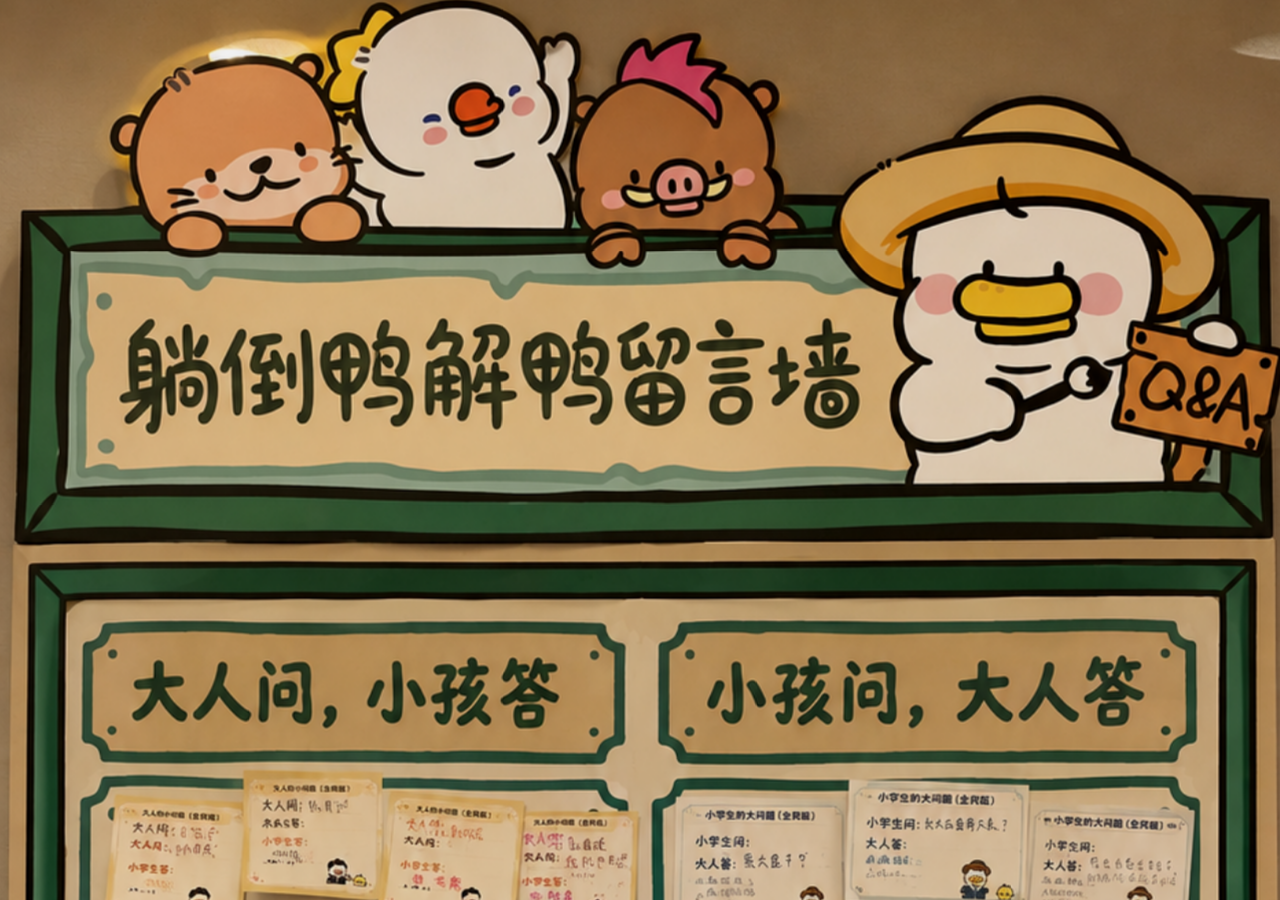
<file: prototype/index.html>
<!doctype html>
<html lang="zh-CN">
  <head>
    <meta charset="UTF-8" />
    <meta name="viewport" content="width=device-width, initial-scale=1, viewport-fit=cover" />
    <meta
      http-equiv="Content-Security-Policy"
      content="default-src 'self'; img-src 'self' data: blob: https://*.supabase.co; style-src 'self'; script-src 'self'; connect-src 'self' https://*.supabase.co; object-src 'none'; base-uri 'self'; form-action 'self'"
    />
    <meta
      name="description"
      content="大朋友和小朋友持续互相提问、回答和自由阅读的线上便利贴留言墙。"
    />
    <meta property="og:type" content="website" />
    <meta property="og:locale" content="zh_CN" />
    <meta property="og:site_name" content="解鸭留言墙" />
    <meta property="og:title" content="【躺倒鸭】解鸭留言墙" />
    <meta property="og:description" content="大朋友和小朋友持续互相提问、回答和自由阅读的线上便利贴留言墙。" />
    <meta property="og:url" content="https://gdz7274.github.io/intergenerational-question-wall/" />
    <meta property="og:image" content="https://gdz7274.github.io/intergenerational-question-wall/assets/hero-overlay.png" />
    <meta property="og:image:width" content="1846" />
    <meta property="og:image:height" content="852" />
    <meta name="twitter:card" content="summary_large_image" />
    <meta name="twitter:title" content="【躺倒鸭】解鸭留言墙" />
    <meta name="twitter:description" content="大朋友和小朋友持续互相提问、回答和自由阅读的线上便利贴留言墙。" />
    <meta name="twitter:image" content="https://gdz7274.github.io/intergenerational-question-wall/assets/hero-overlay.png" />
    <link rel="canonical" href="https://gdz7274.github.io/intergenerational-question-wall/" />
    <title>【躺倒鸭】解鸭留言墙</title>
    <link rel="preload" href="assets/wall-scene.png" as="image" fetchpriority="high" />
    <link rel="preload" href="assets/hero-overlay.png" as="image" />
    <link rel="stylesheet" href="styles.css?v=25" />
    <script defer src="vendor/lucide.min.js?v=1.8.0"></script>
    <script defer src="config.js?v=4"></script>
    <script defer src="backend.js?v=6"></script>
    <script defer src="app.js?v=27"></script>
  </head>
  <body class="is-booting">
    <a class="skip-link" href="#main-content">跳到主要内容</a>
    <div class="site-background" aria-hidden="true"></div>
    <div class="site-frost" aria-hidden="true"></div>
    <div id="app"></div>

    <dialog id="note-dialog" class="note-dialog" aria-labelledby="note-dialog-title">
      <div id="note-dialog-content"></div>
    </dialog>

    <dialog id="participation-dialog" class="action-sheet-dialog" aria-labelledby="participation-dialog-title">
      <div id="participation-dialog-content"></div>
    </dialog>

    <dialog id="share-dialog" class="action-sheet-dialog" aria-labelledby="share-dialog-title">
      <div id="share-dialog-content"></div>
    </dialog>

    <div id="toast" class="toast" role="status" aria-live="polite"></div>
  </body>
</html>
</file>
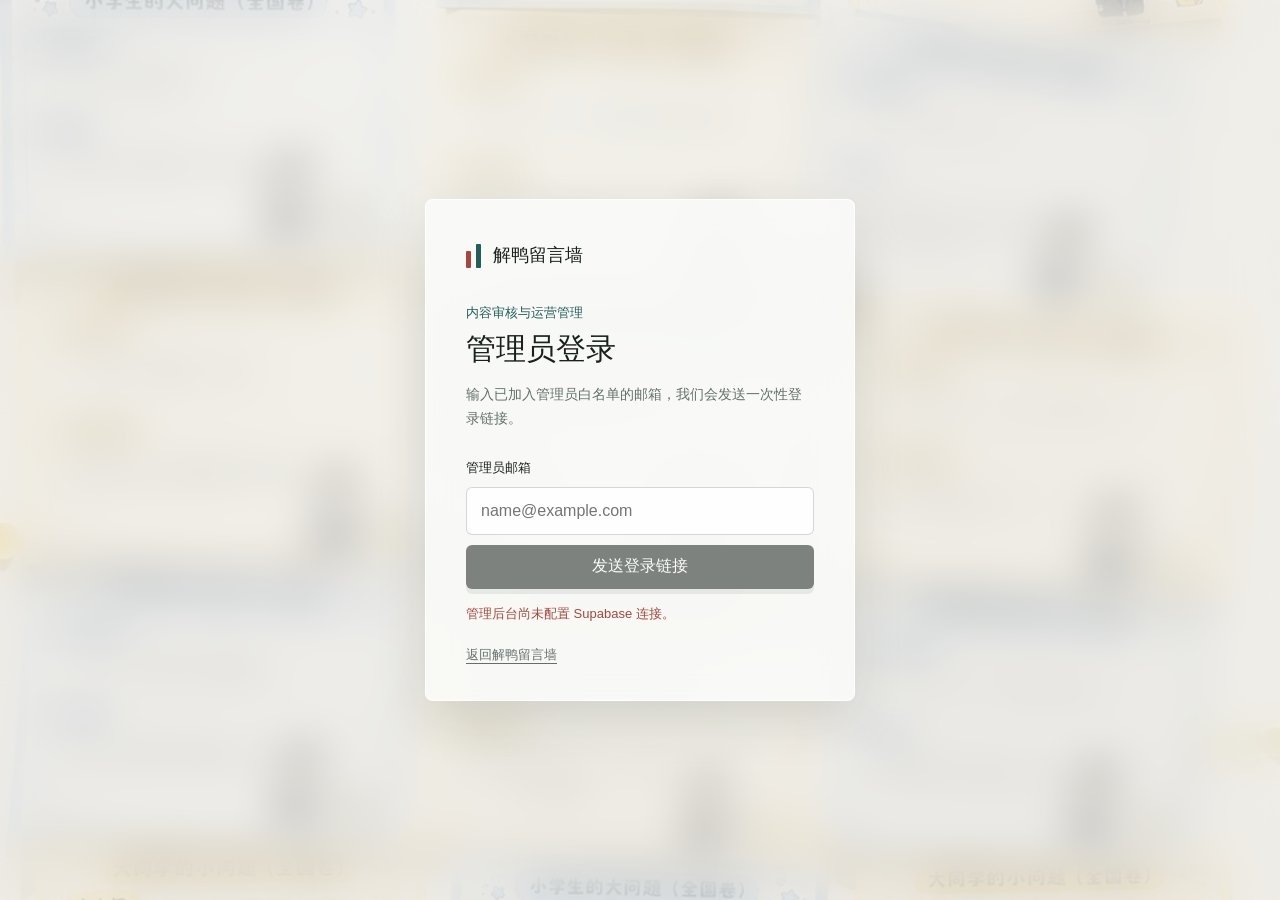
<file: prototype/admin.html>
<!doctype html>
<html lang="zh-CN">
  <head>
    <meta charset="UTF-8" />
    <meta name="viewport" content="width=device-width, initial-scale=1, viewport-fit=cover" />
    <meta name="robots" content="noindex, nofollow" />
    <meta
      http-equiv="Content-Security-Policy"
      content="default-src 'self'; img-src 'self' data: blob: https://*.supabase.co; style-src 'self'; script-src 'self'; connect-src 'self' https://*.supabase.co; object-src 'none'; base-uri 'self'; form-action 'self'"
    />
    <meta name="description" content="解鸭留言墙内容采集、审核与运营管理后台。" />
    <title>内容审核 · 【躺倒鸭】解鸭留言墙</title>
    <link rel="preload" href="assets/note-wall-background.jpg" as="image" />
    <link rel="stylesheet" href="admin.css?v=6" />
    <script defer src="config.js?v=4"></script>
    <script defer src="admin.js?v=8"></script>
  </head>
  <body>
    <a class="skip-link" href="#admin-main">跳到主要内容</a>
    <div class="admin-background" aria-hidden="true"></div>
    <div class="admin-frost" aria-hidden="true"></div>

    <main id="admin-main" class="admin-main">
      <section id="login-view" class="login-view" aria-labelledby="login-title">
        <div class="brand-mark" aria-label="解鸭留言墙">
          <span class="brand-bars" aria-hidden="true"><i></i><i></i></span>
          <strong>解鸭留言墙</strong>
        </div>
        <p class="login-kicker">内容审核与运营管理</p>
        <h1 id="login-title">管理员登录</h1>
        <p class="login-copy">输入已加入管理员白名单的邮箱，我们会发送一次性登录链接。</p>

        <form id="login-form" class="login-form">
          <label for="admin-email">管理员邮箱</label>
          <input
            id="admin-email"
            name="email"
            type="email"
            inputmode="email"
            autocomplete="email"
            placeholder="name@example.com"
            required
          />
          <button class="button button-primary" type="submit">发送登录链接</button>
        </form>
        <p id="login-status" class="form-status" role="status" aria-live="polite"></p>
        <a class="back-link" href="index.html">返回解鸭留言墙</a>
      </section>

      <section id="dashboard-view" class="dashboard-view" hidden>
        <header class="admin-header">
          <div class="admin-header-brand">
            <div class="brand-mark" aria-label="解鸭留言墙">
              <span class="brand-bars" aria-hidden="true"><i></i><i></i></span>
              <strong>解鸭留言墙</strong>
            </div>
            <span class="environment-badge">审核后台</span>
          </div>
          <div class="admin-header-actions">
            <span id="runtime-indicator" class="runtime-indicator" data-state="unknown">状态读取中</span>
            <span id="admin-identity" class="admin-identity"></span>
            <span id="admin-role" class="admin-role"></span>
            <button id="refresh-button" class="icon-command" type="button" title="刷新审核数据" aria-label="刷新审核数据">刷新</button>
            <button id="logout-button" class="icon-command" type="button">退出</button>
          </div>
        </header>

        <div class="dashboard-shell">
          <section class="summary-band" aria-label="审核概览">
            <div class="summary-heading">
              <p>今日工作台</p>
              <h1>内容审核</h1>
            </div>
            <dl class="summary-grid">
              <div>
                <dt>待审问题</dt>
                <dd id="summary-questions">0</dd>
              </div>
              <div>
                <dt>待审回答</dt>
                <dd id="summary-answers">0</dd>
              </div>
              <div>
                <dt>未处理举报</dt>
                <dd id="summary-reports">0</dd>
              </div>
              <div>
                <dt>公开便签</dt>
                <dd id="summary-published">0</dd>
              </div>
              <div>
                <dt>待审照片</dt>
                <dd id="summary-photo-notes">0</dd>
              </div>
            </dl>
          </section>

          <section id="runtime-banner" class="runtime-banner" data-state="unknown" aria-live="polite">
            <span class="runtime-dot" aria-hidden="true"></span>
            <div class="runtime-banner-copy">
              <strong id="runtime-banner-title">正在读取站点状态</strong>
              <span id="runtime-banner-message">请稍候。</span>
            </div>
            <button id="runtime-open-button" class="runtime-manage-button" type="button" hidden>管理开关</button>
          </section>

          <nav class="queue-tabs" aria-label="管理视图">
            <button class="queue-tab" type="button" data-view="questions" aria-current="page">
              待审问题 <span id="tab-count-questions">0</span>
            </button>
            <button class="queue-tab" type="button" data-view="answers">
              待审回答 <span id="tab-count-answers">0</span>
            </button>
            <button class="queue-tab" type="button" data-view="reports">
              举报 <span id="tab-count-reports">0</span>
            </button>
            <button class="queue-tab" type="button" data-view="content">内容管理</button>
            <button class="queue-tab" type="button" data-view="photo_capture">照片采集</button>
            <button class="queue-tab" type="button" data-view="photo_notes">
              照片审核 <span id="tab-count-photo-notes">0</span>
            </button>
            <button class="queue-tab" type="button" data-view="history">操作记录</button>
            <button id="runtime-tab" class="queue-tab" type="button" data-view="runtime" hidden>运营开关</button>
          </nav>

          <section class="workspace" aria-labelledby="workspace-title">
            <div class="workspace-toolbar">
              <div>
                <p id="workspace-eyebrow" class="workspace-eyebrow">审核队列</p>
                <h2 id="workspace-title">待审问题</h2>
              </div>
              <div id="workspace-controls" class="workspace-controls">
                <label class="search-field" for="content-search">
                  <span>搜索</span>
                  <input id="content-search" type="search" placeholder="搜索问题或回答" />
                </label>
                <label id="content-type-field" class="select-field" for="content-type" hidden>
                  <span>类型</span>
                  <select id="content-type">
                    <option value="questions">问题</option>
                    <option value="answers">回答</option>
                  </select>
                </label>
                <label id="content-status-field" class="select-field" for="content-status" hidden>
                  <span>状态</span>
                  <select id="content-status"></select>
                </label>
                <label id="photo-status-field" class="select-field" for="photo-status" hidden>
                  <span>照片状态</span>
                  <select id="photo-status">
                    <option value="pending">待审核</option>
                    <option value="draft">未提交草稿</option>
                    <option value="published">已发布</option>
                    <option value="rejected">已驳回</option>
                    <option value="hidden">已隐藏</option>
                    <option value="">全部状态</option>
                  </select>
                </label>
              </div>
            </div>

            <section id="photo-capture-panel" class="photo-capture-panel" aria-labelledby="photo-capture-title" hidden>
              <div class="photo-capture-heading">
                <div>
                  <p class="workspace-eyebrow">工作人员采集</p>
                  <h3 id="photo-capture-title">录入实体便签</h3>
                </div>
                <p>照片仅进入私有待审区，审核通过后才会出现在公开留言墙。</p>
              </div>

              <div class="photo-collector-layout">
                <div class="photo-capture-card">
                  <div id="photo-capture-stage" class="photo-capture-stage" data-state="empty">
                    <div id="photo-empty-state" class="photo-empty-state">
                      <span class="photo-empty-icon" aria-hidden="true"></span>
                      <strong>拍下完整的实体便签</strong>
                      <small>尽量保持正对、光线均匀，并避开人脸和个人信息。</small>
                    </div>
                    <img id="photo-preview" alt="待上传的实体便签预览" hidden />
                    <div id="photo-processing" class="photo-processing" role="status" hidden>
                      <span aria-hidden="true"></span>
                      正在处理照片…
                    </div>
                  </div>

                  <div class="photo-source-actions" aria-label="选择照片来源">
                    <input id="photo-camera-input" class="visually-hidden" type="file" accept="image/*" capture="environment" />
                    <input id="photo-gallery-input" class="visually-hidden" type="file" accept="image/*" />
                    <button id="photo-camera-button" class="button button-primary" type="button">打开相机</button>
                    <button id="photo-gallery-button" class="button button-secondary" type="button">从相册选择</button>
                  </div>

                  <div id="photo-edit-actions" class="photo-edit-actions" hidden>
                    <button type="button" data-photo-edit="rotate-left" aria-label="向左旋转照片">向左转</button>
                    <button type="button" data-photo-edit="rotate-right" aria-label="向右旋转照片">向右转</button>
                    <button type="button" data-photo-edit="retake">重拍 / 重选</button>
                  </div>
                  <p id="photo-file-meta" class="photo-file-meta" aria-live="polite"></p>
                </div>

                <form id="photo-metadata-form" class="photo-metadata-form" novalidate>
                  <div class="photo-form-intro">
                    <strong>补充便签文字</strong>
                    <span>转写用于搜索、朗读与无障碍访问，不会覆盖照片原貌。</span>
                  </div>

                  <label class="photo-field" for="photo-direction">
                    <span>问答方向</span>
                    <select id="photo-direction" name="direction" required>
                      <option value="adult_to_child">大朋友问 · 小朋友答</option>
                      <option value="child_to_adult">小朋友问 · 大朋友答</option>
                    </select>
                  </label>

                  <label class="photo-field" for="photo-question-text">
                    <span>问题转写</span>
                    <textarea id="photo-question-text" name="questionText" rows="3" maxlength="160" placeholder="照着照片录入问题文字" required></textarea>
                    <small><span id="photo-question-count">0</span> / 160</small>
                  </label>

                  <label class="photo-field" for="photo-answer-text">
                    <span>回答转写</span>
                    <textarea id="photo-answer-text" name="answerText" rows="4" maxlength="320" placeholder="照着照片录入回答文字" required></textarea>
                    <small><span id="photo-answer-count">0</span> / 320</small>
                  </label>

                  <label class="photo-field" for="photo-alt-text">
                    <span>图片描述（无障碍）</span>
                    <textarea id="photo-alt-text" name="altText" rows="3" minlength="5" maxlength="300" placeholder="例如：一张黄色手写便签，问题写在上方，回答写在下方" required></textarea>
                    <small><span id="photo-alt-count">0</span> / 300</small>
                  </label>

                  <label class="photo-field" for="photo-internal-note">
                    <span>内部备注（选填）</span>
                    <textarea id="photo-internal-note" name="internalNote" rows="2" maxlength="300" placeholder="记录活动批次、拍摄位置或需复核之处"></textarea>
                    <small><span id="photo-note-count">0</span> / 300</small>
                  </label>

                  <label class="photo-consent" for="photo-safety-check">
                    <input id="photo-safety-check" name="safetyCheck" type="checkbox" required />
                    <span>已确认照片中没有人脸、手机号、住址等不应公开的个人信息。</span>
                  </label>

                  <div class="photo-submit-bar">
                    <p id="photo-capture-status" role="status" aria-live="polite"></p>
                    <button id="photo-submit-button" class="button button-primary" type="submit">确认并提交待审</button>
                  </div>
                </form>
              </div>
            </section>

            <section id="runtime-panel" class="runtime-panel" aria-labelledby="runtime-panel-title" hidden>
              <div class="runtime-panel-heading">
                <div>
                  <p class="workspace-eyebrow">仅所有者可修改</p>
                  <h3 id="runtime-panel-title">站点运行控制</h3>
                </div>
                <p id="runtime-updated-at" class="runtime-updated-at"></p>
              </div>

              <form id="runtime-form" class="runtime-form">
                <div class="runtime-control-list">
                  <label class="runtime-control" for="runtime-submissions-paused">
                    <span>
                      <strong>暂停投稿</strong>
                      <small>停止新问题和回答，浏览与举报保持可用。</small>
                    </span>
                    <input id="runtime-submissions-paused" name="submissionsPaused" type="checkbox" />
                  </label>
                  <label class="runtime-control" for="runtime-read-only">
                    <span>
                      <strong>全站只读</strong>
                      <small>保留公开浏览，暂停投稿和其他访客写入。</small>
                    </span>
                    <input id="runtime-read-only" name="readOnly" type="checkbox" />
                  </label>
                  <label class="runtime-control runtime-control-danger" for="runtime-emergency-lockdown">
                    <span>
                      <strong>维护 / 应急隐藏</strong>
                      <small>立即隐藏公开内容并停止参与，仅用于安全事件或紧急维护。</small>
                    </span>
                    <input id="runtime-emergency-lockdown" name="emergencyLockdown" type="checkbox" />
                  </label>
                </div>

                <label class="runtime-message-field" for="runtime-public-message">
                  <span>前台提示</span>
                  <textarea id="runtime-public-message" name="publicMessage" maxlength="160" rows="3" placeholder="例如：系统维护中，请稍后再来"></textarea>
                  <small><span id="runtime-message-count">0</span> / 160</small>
                </label>

                <div class="runtime-form-actions">
                  <p id="runtime-form-status" class="runtime-form-status" role="status" aria-live="polite"></p>
                  <button id="runtime-save-button" class="button button-primary" type="submit">保存运行设置</button>
                </div>
              </form>
            </section>

            <div id="workspace-loading" class="workspace-state" role="status">正在读取审核数据…</div>
            <div id="workspace-empty" class="workspace-state" hidden>
              <strong>当前队列已处理完</strong>
              <span>新的投稿或举报会自动出现在这里。</span>
            </div>
            <div id="workspace-error" class="workspace-state workspace-error" role="alert" hidden></div>
            <div id="content-list" class="review-list" aria-live="polite"></div>
            <button id="load-more-button" class="load-more-button" type="button" hidden>加载更多</button>
          </section>
        </div>
      </section>
    </main>

    <dialog id="reason-dialog" class="reason-dialog" aria-labelledby="reason-title">
      <form id="reason-form" method="dialog" novalidate>
        <div class="dialog-heading">
          <p id="reason-eyebrow">审核操作</p>
          <h2 id="reason-title">填写处理说明</h2>
        </div>
        <label id="reason-label" for="reason-input">处理说明</label>
        <textarea id="reason-input" name="reason" maxlength="500" rows="4" aria-describedby="reason-hint reason-error"></textarea>
        <div class="reason-assist">
          <p id="reason-hint">说明会写入操作日志。</p>
          <span><span id="reason-count">0</span> / 500</span>
        </div>
        <p id="reason-error" class="dialog-error" role="alert"></p>
        <div class="dialog-actions">
          <button class="button button-secondary" type="button" data-dialog-cancel>取消</button>
          <button id="reason-confirm" class="button button-primary" type="submit">确认处理</button>
        </div>
      </form>
    </dialog>

    <dialog id="photo-edit-dialog" class="reason-dialog photo-edit-dialog" aria-labelledby="photo-edit-title">
      <form id="photo-edit-form" novalidate>
        <div class="dialog-heading">
          <p>照片便签</p>
          <h2 id="photo-edit-title">核对转写信息</h2>
        </div>
        <label class="photo-field" for="photo-edit-direction">
          <span>问答方向</span>
          <select id="photo-edit-direction" name="direction" required>
            <option value="" disabled>请选择问答方向</option>
            <option value="adult_to_child">大朋友问 · 小朋友答</option>
            <option value="child_to_adult">小朋友问 · 大朋友答</option>
          </select>
        </label>
        <label class="photo-field" for="photo-edit-question">
          <span>问题转写</span>
          <textarea id="photo-edit-question" name="questionText" rows="3" maxlength="160" required></textarea>
        </label>
        <label class="photo-field" for="photo-edit-answer">
          <span>回答转写</span>
          <textarea id="photo-edit-answer" name="answerText" rows="4" maxlength="320" required></textarea>
        </label>
        <label class="photo-field" for="photo-edit-alt">
          <span>图片描述（无障碍）</span>
          <textarea id="photo-edit-alt" name="altText" rows="3" minlength="5" maxlength="300" required></textarea>
        </label>
        <label class="photo-field" for="photo-edit-note">
          <span>内部备注（选填）</span>
          <textarea id="photo-edit-note" name="internalNote" rows="2" maxlength="300"></textarea>
        </label>
        <p id="photo-edit-error" class="dialog-error" role="alert"></p>
        <div class="dialog-actions">
          <button class="button button-secondary" type="button" data-photo-edit-cancel>取消</button>
          <button id="photo-edit-save" class="button button-primary" type="submit">保存信息</button>
        </div>
      </form>
    </dialog>

    <dialog id="emergency-dialog" class="reason-dialog emergency-dialog" aria-labelledby="emergency-title">
      <form id="emergency-form">
        <div class="dialog-heading">
          <p>高风险操作</p>
          <h2 id="emergency-title">确认应急隐藏全站内容</h2>
        </div>
        <p class="emergency-copy">启用后，公开便签和问题池会立即对访客隐藏，所有参与入口同时关闭。管理员后台仍可使用。</p>
        <label class="emergency-ack" for="emergency-ack">
          <input id="emergency-ack" type="checkbox" required />
          <span>我已确认影响范围，并准备好恢复方案。</span>
        </label>
        <div class="dialog-actions">
          <button class="button button-secondary" type="button" data-emergency-cancel>取消</button>
          <button id="emergency-confirm" class="button button-danger" type="submit">确认应急隐藏</button>
        </div>
      </form>
    </dialog>

    <div id="admin-toast" class="admin-toast" role="status" aria-live="polite"></div>
  </body>
</html>
</file>
<file: prototype/styles.css>
:root {
  color-scheme: light;
  --page-bg: #f1f3f0;
  --surface: #ffffff;
  --surface-soft: #e8ece8;
  --ink: #202622;
  --ink-soft: #5f6962;
  --line: #cbd1cb;
  --line-strong: #8c968e;
  --adult: #bc4f3a;
  --adult-soft: #f8ded7;
  --child: #18766c;
  --child-soft: #d9eee9;
  --focus: #245fc7;
  --yellow-note: #fff0b8;
  --pink-note: #f8dfe4;
  --mint-note: #ddefdf;
  --blue-note: #dce9f4;
  --white-note: #fffdf7;
  --coral: #de6a50;
  --green: #287c55;
  --shadow: 0 8px 20px rgba(37, 47, 40, 0.1);
  --shadow-strong: 0 16px 42px rgba(37, 47, 40, 0.2);
}

* {
  box-sizing: border-box;
  letter-spacing: 0;
}

html {
  min-width: 320px;
  background: var(--page-bg);
}

body {
  margin: 0;
  min-width: 320px;
  min-height: 100vh;
  color: var(--ink);
  background: var(--page-bg);
  font-family:
    -apple-system, BlinkMacSystemFont, "Segoe UI", "PingFang SC", "Hiragino Sans GB",
    "Microsoft YaHei", sans-serif;
  line-height: 1.55;
}

button,
input,
textarea {
  color: inherit;
  font: inherit;
}

button,
input[type="checkbox"] {
  cursor: pointer;
}

button:focus-visible,
textarea:focus-visible,
input:focus-visible {
  outline: 3px solid rgba(36, 95, 199, 0.35);
  outline-offset: 2px;
}

.skip-link {
  position: absolute;
  top: 0;
  left: 12px;
  z-index: 1000;
  padding: 10px 14px;
  color: #ffffff;
  background: var(--focus);
  opacity: 0;
  pointer-events: none;
  transform: translateY(-120%);
  white-space: nowrap;
}

.skip-link:focus-visible {
  top: 12px;
  opacity: 1;
  pointer-events: auto;
  transform: translateY(0);
}

.app-shell {
  min-height: 100vh;
}

.app-shell.has-mobile-nav {
  padding-bottom: 84px;
}

.topbar-wrap {
  position: sticky;
  top: 0;
  z-index: 30;
  border-bottom: 1px solid var(--line);
  background: rgba(255, 255, 255, 0.96);
  backdrop-filter: blur(14px);
}

.topbar {
  display: flex;
  align-items: center;
  min-height: 66px;
  max-width: 1280px;
  margin: 0 auto;
  padding: 0 24px;
  gap: 24px;
}

.brand-button {
  display: flex;
  flex: 0 0 auto;
  align-items: center;
  min-height: 44px;
  padding: 0;
  border: 0;
  background: transparent;
  gap: 10px;
}

.brand-mark {
  display: grid;
  width: 34px;
  height: 34px;
  place-items: center;
  border: 1px solid #8f7420;
  border-radius: 6px;
  background: var(--yellow-note);
  box-shadow: 3px 3px 0 #d8c37f;
  font-family: "Kaiti SC", STKaiti, serif;
  font-size: 18px;
  font-weight: 700;
  transform: rotate(-3deg);
}

.brand-copy {
  display: grid;
  text-align: left;
}

.brand-name {
  font-size: 18px;
  font-weight: 750;
  line-height: 1.15;
}

.brand-tagline {
  color: var(--ink-soft);
  font-size: 12px;
  line-height: 1.25;
}

.desktop-nav {
  display: flex;
  align-self: stretch;
  align-items: center;
  gap: 4px;
}

.nav-button {
  min-height: 44px;
  padding: 8px 14px;
  border: 0;
  border-bottom: 3px solid transparent;
  background: transparent;
  font-weight: 650;
}

.nav-button[aria-current="page"] {
  border-bottom-color: var(--ink);
}

.topbar-actions {
  display: flex;
  align-items: center;
  margin-left: auto;
  gap: 8px;
}

.button {
  display: inline-flex;
  min-height: 44px;
  align-items: center;
  justify-content: center;
  padding: 9px 14px;
  border: 1px solid var(--line-strong);
  border-radius: 6px;
  background: var(--surface);
  gap: 8px;
  font-weight: 650;
  text-decoration: none;
}

.button:hover {
  background: var(--surface-soft);
}

.button-primary {
  border-color: var(--ink);
  color: #ffffff;
  background: var(--ink);
}

.button-primary:hover {
  background: #343c36;
}

.button-adult {
  border-color: var(--adult);
  color: #ffffff;
  background: var(--adult);
}

.button-adult:hover {
  background: #9f3f2d;
}

.button-child {
  border-color: var(--child);
  color: #ffffff;
  background: var(--child);
}

.button-child:hover {
  background: #105f57;
}

.button-ghost {
  border-color: transparent;
  background: transparent;
}

.button-danger {
  color: #9d2b23;
  border-color: #d9a39e;
  background: #fff7f6;
}

.icon-button {
  width: 44px;
  min-width: 44px;
  padding: 0;
}

.button svg,
.nav-button svg,
.icon-button svg,
.mobile-nav-button svg {
  width: 18px;
  height: 18px;
  flex: 0 0 auto;
  stroke-width: 2;
}

.page-main {
  width: 100%;
}

.page-inner {
  width: min(1280px, calc(100% - 48px));
  margin: 0 auto;
  padding: 30px 0 54px;
}

.page-heading-row {
  display: flex;
  align-items: flex-start;
  justify-content: space-between;
  margin-bottom: 22px;
  gap: 24px;
}

.page-kicker {
  margin: 0 0 4px;
  color: var(--ink-soft);
  font-size: 13px;
  font-weight: 650;
}

h1,
h2,
h3,
p {
  overflow-wrap: anywhere;
}

h1,
h2,
h3 {
  margin-top: 0;
  line-height: 1.25;
}

h1 {
  margin-bottom: 8px;
  font-size: 32px;
}

h2 {
  font-size: 23px;
}

h3 {
  font-size: 17px;
}

.page-subtitle {
  max-width: 620px;
  margin: 0;
  color: var(--ink-soft);
}

.text-area {
  width: 100%;
  border: 1px solid var(--line-strong);
  border-radius: 6px;
  color: var(--ink);
  background: var(--surface);
}

.text-area {
  min-height: 160px;
  padding: 14px;
  resize: vertical;
}

.note-wall {
  display: grid;
  grid-template-columns: repeat(4, minmax(0, 1fr));
  align-items: start;
  gap: 18px;
}

.note-sheet {
  --sheet-color: var(--white-note);
  --sheet-rotate: 0deg;
  position: relative;
  display: flex;
  width: 100%;
  min-height: 246px;
  flex-direction: column;
  padding: 18px;
  overflow: hidden;
  border: 1px solid #a6976f;
  border-radius: 6px;
  color: var(--ink);
  background: var(--sheet-color);
  box-shadow: var(--shadow);
  text-align: left;
  transform: rotate(var(--sheet-rotate));
  transform-origin: center;
  transition:
    transform 160ms ease,
    box-shadow 160ms ease;
}

.note-sheet::before {
  position: absolute;
  top: -1px;
  left: 50%;
  width: 56px;
  height: 14px;
  border-right: 1px solid rgba(104, 87, 52, 0.18);
  border-left: 1px solid rgba(104, 87, 52, 0.18);
  background: rgba(255, 255, 255, 0.58);
  content: "";
  transform: translateX(-50%) rotate(-1deg);
}

.note-sheet:hover {
  z-index: 1;
  box-shadow: var(--shadow-strong);
  transform: translateY(-3px) rotate(var(--sheet-rotate));
}

.note-yellow {
  --sheet-color: var(--yellow-note);
  --sheet-edge: rgba(131, 105, 43, 0.32);
  --paper-thickness: rgba(138, 111, 48, 0.17);
  --fold-color: #ead798;
}

.note-pink {
  --sheet-color: var(--pink-note);
  --sheet-edge: rgba(118, 75, 85, 0.24);
  --paper-thickness: rgba(126, 82, 92, 0.13);
  --fold-color: #e9cbd1;
}

.note-mint {
  --sheet-color: var(--mint-note);
  --sheet-edge: rgba(63, 96, 70, 0.24);
  --paper-thickness: rgba(67, 103, 75, 0.13);
  --fold-color: #c9dfcc;
}

.note-blue {
  --sheet-color: var(--blue-note);
  --sheet-edge: rgba(61, 82, 105, 0.23);
  --paper-thickness: rgba(66, 87, 111, 0.13);
  --fold-color: #c8d8e6;
}

.note-white {
  --sheet-color: var(--white-note);
  --sheet-edge: rgba(105, 90, 61, 0.24);
  --paper-thickness: rgba(112, 95, 63, 0.13);
  --fold-color: #eee7d8;
}

.direction-label {
  display: inline-flex;
  width: fit-content;
  min-height: 28px;
  align-items: center;
  margin: 0 0 14px;
  padding: 3px 9px;
  border: 1px solid currentColor;
  border-radius: 999px;
  font-size: 12px;
  font-weight: 750;
}

.direction-adult {
  color: var(--adult);
  background: rgba(255, 255, 255, 0.48);
}

.direction-child {
  color: var(--child);
  background: rgba(255, 255, 255, 0.48);
}

.note-question {
  margin: 0;
  font-family: "Kaiti SC", STKaiti, "Songti SC", serif;
  font-size: 22px;
  font-weight: 700;
  line-height: 1.48;
  display: -webkit-box;
  overflow: hidden;
  -webkit-box-orient: vertical;
  -webkit-line-clamp: 3;
}

.note-divider {
  width: 42px;
  height: 2px;
  margin: 14px 0;
  background: currentColor;
  opacity: 0.36;
}

.note-answer {
  margin: 0;
  font-size: 15px;
  line-height: 1.65;
  display: -webkit-box;
  overflow: hidden;
  -webkit-box-orient: vertical;
  -webkit-line-clamp: 3;
}

.note-footer {
  display: flex;
  align-items: center;
  justify-content: space-between;
  margin-top: auto;
  padding-top: 16px;
  color: var(--ink-soft);
  font-size: 12px;
}

.empty-state {
  display: grid;
  min-height: 310px;
  place-items: center;
  border-top: 1px solid var(--line);
  border-bottom: 1px solid var(--line);
  text-align: center;
}

.empty-state-inner {
  max-width: 430px;
}

.empty-state h2 {
  margin-bottom: 8px;
}

.empty-state p {
  margin: 0 0 18px;
  color: var(--ink-soft);
}

.mobile-nav {
  position: fixed;
  right: 0;
  bottom: 0;
  left: 0;
  z-index: 40;
  display: none;
  min-height: 66px;
  border-top: 1px solid var(--line);
  background: rgba(255, 255, 255, 0.98);
}

.mobile-nav-button {
  display: grid;
  min-width: 0;
  flex: 1 1 0;
  place-items: center;
  align-content: center;
  padding: 7px 4px;
  border: 0;
  color: var(--ink-soft);
  background: transparent;
  font-size: 11px;
  font-weight: 650;
  gap: 2px;
}

.mobile-nav-button[aria-current="page"] {
  color: var(--ink);
  box-shadow: inset 0 3px 0 var(--ink);
}

.role-grid,
.action-grid {
  display: grid;
  grid-template-columns: repeat(2, minmax(0, 1fr));
  max-width: 860px;
  gap: 18px;
}

.role-choice,
.action-choice {
  display: grid;
  min-height: 210px;
  align-content: space-between;
  padding: 24px;
  border: 1px solid var(--line-strong);
  border-radius: 6px;
  background: var(--surface);
  text-align: left;
  transition:
    transform 160ms ease,
    box-shadow 160ms ease;
}

.role-choice:hover,
.action-choice:hover {
  box-shadow: var(--shadow);
  transform: translateY(-2px);
}

.role-choice-adult {
  border-top: 6px solid var(--adult);
}

.role-choice-child {
  border-top: 6px solid var(--child);
}

.choice-icon {
  display: grid;
  width: 46px;
  height: 46px;
  place-items: center;
  border: 1px solid currentColor;
  border-radius: 50%;
}

.choice-icon svg {
  width: 23px;
  height: 23px;
}

.role-choice-adult .choice-icon {
  color: var(--adult);
  background: var(--adult-soft);
}

.role-choice-child .choice-icon {
  color: var(--child);
  background: var(--child-soft);
}

.choice-copy h2 {
  margin: 20px 0 6px;
}

.choice-copy p {
  margin: 0;
  color: var(--ink-soft);
}

.choice-action {
  display: inline-flex;
  align-items: center;
  margin-top: 22px;
  font-weight: 750;
  gap: 7px;
}

.choice-action svg {
  width: 17px;
  height: 17px;
}

.identity-bar {
  display: flex;
  align-items: center;
  max-width: 860px;
  margin-bottom: 18px;
  padding: 13px 0;
  border-top: 1px solid var(--line);
  border-bottom: 1px solid var(--line);
  gap: 10px;
}

.identity-label {
  font-weight: 750;
}

.identity-value {
  margin-right: auto;
  color: var(--ink-soft);
}

.form-layout {
  display: grid;
  grid-template-columns: minmax(0, 1.1fr) minmax(300px, 0.9fr);
  align-items: start;
  gap: 34px;
}

.form-section {
  min-width: 0;
}

.form-stack {
  display: grid;
  gap: 18px;
}

.field-head {
  display: flex;
  align-items: baseline;
  justify-content: space-between;
  margin-bottom: 7px;
  gap: 10px;
}

.field-name {
  font-weight: 750;
}

.character-count,
.field-hint {
  color: var(--ink-soft);
  font-size: 12px;
}

.privacy-hint {
  display: flex;
  align-items: flex-start;
  padding: 12px 0;
  border-top: 1px solid var(--line);
  border-bottom: 1px solid var(--line);
  color: var(--ink-soft);
  font-size: 13px;
  gap: 9px;
}

.privacy-hint svg {
  width: 17px;
  height: 17px;
  flex: 0 0 auto;
  margin-top: 1px;
}

.form-actions {
  display: flex;
  flex-wrap: wrap;
  align-items: center;
  justify-content: flex-end;
  gap: 10px;
}

.switch-label {
  display: flex;
  min-height: 44px;
  align-items: center;
  gap: 9px;
}

.switch-label input {
  width: 20px;
  height: 20px;
  accent-color: var(--ink);
}

.question-pool {
  display: grid;
  grid-template-columns: repeat(3, minmax(0, 1fr));
  gap: 16px;
}

.question-card {
  display: flex;
  min-height: 220px;
  flex-direction: column;
  padding: 20px;
  border: 1px solid var(--line-strong);
  border-radius: 6px;
  background: var(--surface);
}

.question-card h2,
.question-card-title {
  display: block;
  margin: 14px 0 12px;
  font-family: "Kaiti SC", STKaiti, "Songti SC", serif;
  font-size: 21px;
  font-weight: 700;
  line-height: 1.5;
}

.question-card-meta {
  color: var(--ink-soft);
  font-size: 12px;
}

.question-card .button {
  width: 100%;
  margin-top: auto;
}

.question-card-button {
  width: 100%;
  appearance: none;
  color: var(--ink);
  text-align: left;
  transition:
    border-color 140ms ease,
    background-color 140ms ease,
    transform 140ms ease;
}

.question-card-action {
  display: inline-flex;
  align-items: center;
  align-self: flex-start;
  margin-top: auto;
  color: var(--ink);
  font-size: 13px;
  font-weight: 750;
  gap: 5px;
}

.question-card-action svg {
  width: 15px;
  height: 15px;
}

.question-context {
  margin-bottom: 20px;
  padding: 18px 0;
  border-top: 1px solid var(--line);
  border-bottom: 1px solid var(--line);
}

.question-context-label {
  margin: 0 0 8px;
  color: var(--ink-soft);
  font-size: 13px;
  font-weight: 700;
}

.question-context-text {
  margin: 0;
  font-family: "Kaiti SC", STKaiti, "Songti SC", serif;
  font-size: 24px;
  font-weight: 700;
}

.mine-tabs {
  display: flex;
  margin-bottom: 18px;
  overflow-x: auto;
  border-bottom: 1px solid var(--line);
  scrollbar-width: none;
}

.mine-tabs::-webkit-scrollbar {
  display: none;
}

.mine-tab {
  min-height: 44px;
  flex: 0 0 auto;
  padding: 8px 16px;
  border: 0;
  border-bottom: 3px solid transparent;
  background: transparent;
  font-weight: 700;
}

.mine-tab[aria-selected="true"] {
  border-bottom-color: var(--ink);
}

.content-list {
  border-top: 1px solid var(--line);
}

.content-row {
  display: grid;
  grid-template-columns: minmax(0, 1fr) auto;
  align-items: center;
  min-height: 86px;
  padding: 14px 0;
  border-bottom: 1px solid var(--line);
  gap: 20px;
}

.content-row-main {
  min-width: 0;
}

.content-row-title {
  margin: 0 0 5px;
  font-weight: 700;
}

.content-row-meta {
  margin: 0;
  color: var(--ink-soft);
  font-size: 13px;
}

.status-label {
  display: inline-flex;
  min-height: 28px;
  align-items: center;
  padding: 3px 9px;
  border: 1px solid var(--line-strong);
  border-radius: 999px;
  color: var(--ink-soft);
  background: var(--surface);
  font-size: 12px;
  font-weight: 700;
  white-space: nowrap;
}

.status-pending {
  color: #7c5b04;
  border-color: #b89630;
  background: #fff9df;
}

.status-published {
  color: #176840;
  border-color: #6da789;
  background: #eff9f3;
}

.note-dialog {
  width: min(720px, calc(100% - 32px));
  max-height: calc(100vh - 48px);
  padding: 0;
  overflow: auto;
  border: 1px solid var(--line-strong);
  border-radius: 8px;
  color: var(--ink);
  background: var(--surface);
  box-shadow: var(--shadow-strong);
}

.note-dialog::backdrop {
  background: rgba(22, 27, 23, 0.58);
}

.dialog-head {
  position: sticky;
  top: 0;
  z-index: 2;
  display: flex;
  align-items: center;
  justify-content: space-between;
  padding: 14px 18px;
  border-bottom: 1px solid var(--line);
  background: var(--surface);
}

.dialog-head h2 {
  margin: 0;
  font-size: 18px;
}

.dialog-body {
  padding: 24px;
}

.detail-question {
  margin: 15px 0 22px;
  font-family: "Kaiti SC", STKaiti, "Songti SC", serif;
  font-size: 28px;
  font-weight: 700;
  line-height: 1.45;
}

.answer-block {
  padding: 18px 0;
  border-top: 1px solid var(--line);
}

.answer-block-current {
  border-top-width: 2px;
  border-top-color: var(--ink);
}

.answer-role {
  margin: 0 0 7px;
  color: var(--ink-soft);
  font-size: 12px;
  font-weight: 700;
}

.answer-text {
  margin: 0;
  font-size: 17px;
  line-height: 1.75;
}

.dialog-actions {
  display: flex;
  flex-wrap: wrap;
  align-items: center;
  padding-top: 18px;
  border-top: 1px solid var(--line);
  gap: 8px;
}

.toast {
  position: fixed;
  top: 78px;
  left: 50%;
  z-index: 100;
  max-width: calc(100% - 32px);
  padding: 11px 16px;
  border: 1px solid var(--ink);
  border-radius: 6px;
  color: #ffffff;
  background: var(--ink);
  box-shadow: var(--shadow);
  opacity: 0;
  pointer-events: none;
  transform: translate(-50%, -10px);
  transition:
    opacity 160ms ease,
    transform 160ms ease;
}

.toast.is-visible {
  opacity: 1;
  transform: translate(-50%, 0);
}

.toast.is-error {
  background: #8f2922;
}

.sr-only {
  position: absolute;
  width: 1px;
  height: 1px;
  padding: 0;
  overflow: hidden;
  clip: rect(0, 0, 0, 0);
  white-space: nowrap;
  border: 0;
}

@media (max-width: 1050px) {
  .note-wall {
    grid-template-columns: repeat(3, minmax(0, 1fr));
  }

  .question-pool {
    grid-template-columns: repeat(2, minmax(0, 1fr));
  }
}

@media (max-width: 820px) {
  .desktop-nav,
  .desktop-only {
    display: none;
  }

  .mobile-nav {
    display: flex;
  }

  .topbar {
    min-height: 60px;
    padding: 0 16px;
    gap: 12px;
  }

  .brand-tagline {
    display: none;
  }

  .page-inner {
    width: min(100% - 32px, 720px);
    padding-top: 24px;
  }

  .page-heading-row {
    align-items: stretch;
    flex-direction: column;
  }

  .page-heading-row .button-ghost {
    align-self: flex-start;
    order: -1;
  }

  .note-wall {
    grid-template-columns: repeat(2, minmax(0, 1fr));
  }

  .form-layout {
    grid-template-columns: 1fr;
  }
}

@media (max-width: 600px) {
  .app-shell.has-mobile-nav {
    padding-bottom: calc(72px + env(safe-area-inset-bottom));
  }

  .topbar-actions .button-label,
  .topbar-actions .role-button-text {
    display: none;
  }

  .topbar-actions .button {
    width: 44px;
    min-width: 44px;
    padding: 0;
  }

  .page-inner {
    width: calc(100% - 24px);
    padding: 18px 0 32px;
  }

  h1 {
    font-size: 26px;
  }

  .page-subtitle {
    font-size: 14px;
  }

  .role-grid,
  .action-grid,
  .question-pool,
  .note-wall {
    grid-template-columns: 1fr;
  }

  .note-sheet {
    min-height: 228px;
    transform: none;
  }

  .note-sheet:hover {
    transform: translateY(-2px);
  }

  .role-choice,
  .action-choice {
    min-height: 172px;
  }

  .identity-bar {
    display: grid;
    grid-template-columns: auto minmax(0, 1fr) auto;
    align-items: center;
    gap: 8px;
  }

  .identity-value {
    width: auto;
    margin-right: 0;
  }

  .identity-bar .button {
    width: auto;
    min-height: 40px;
    padding: 7px 9px;
    font-size: 13px;
  }

  .form-actions {
    display: grid;
    grid-template-columns: minmax(0, 0.8fr) minmax(0, 1.2fr);
  }

  .form-actions .button {
    width: 100%;
  }

  .question-card {
    min-height: 190px;
  }

  .content-row {
    grid-template-columns: 1fr;
    gap: 8px;
  }

  .content-row .status-label {
    width: fit-content;
  }

  .dialog-body {
    padding: 20px 16px;
  }

  .note-dialog {
    width: 100vw;
    max-width: none;
    height: 100dvh;
    max-height: none;
    margin: 0;
    border: 0;
    border-radius: 0;
  }

  .detail-question {
    font-size: 24px;
  }

  .dialog-actions .button-primary {
    width: 100%;
    order: -1;
  }

  .mobile-nav {
    min-height: calc(66px + env(safe-area-inset-bottom));
    padding-bottom: env(safe-area-inset-bottom);
  }
}

@media (prefers-reduced-motion: reduce) {
  *,
  *::before,
  *::after {
    scroll-behavior: auto !important;
    transition-duration: 0.01ms !important;
  }
}

/* Immersive entry and one-note browsing */
.app-shell.landing-shell {
  min-height: 100svh;
  padding: 0;
  background: #e5eee8;
}

.landing-shell .page-main {
  min-height: 100svh;
}

.landing-page {
  position: relative;
  display: grid;
  min-height: 100svh;
  overflow: hidden;
  isolation: isolate;
  place-items: center;
  background: #e5eee8;
}

.landing-content {
  position: relative;
  z-index: 2;
  display: flex;
  width: min(430px, calc(100% - 32px));
  flex-direction: column;
  align-items: stretch;
  padding: 30px 24px 18px;
  border: 1px solid rgba(255, 255, 255, 0.76);
  border-radius: 12px;
  background: rgba(254, 255, 253, 0.8);
  box-shadow:
    0 22px 60px rgba(23, 32, 28, 0.17),
    0 2px 0 rgba(255, 255, 255, 0.64) inset;
  text-align: center;
  -webkit-backdrop-filter: blur(20px) saturate(1.06);
  backdrop-filter: blur(20px) saturate(1.06);
}

.landing-brand {
  display: inline-flex;
  align-items: center;
  align-self: center;
  color: var(--ink);
  font-size: 17px;
  font-weight: 800;
  gap: 9px;
}

.landing-brand-mark {
  display: inline-flex;
  align-items: flex-end;
  width: 18px;
  height: 24px;
  gap: 5px;
}

.landing-brand-mark i {
  display: block;
  width: 5px;
  border-radius: 1px;
}

.landing-brand-mark i:first-child {
  height: 18px;
  background: var(--adult);
}

.landing-brand-mark i:last-child {
  height: 24px;
  background: var(--child);
}

.landing-kicker {
  margin: 18px 0 5px;
  color: var(--ink-soft);
  font-size: 12px;
  font-weight: 700;
}

.landing-content h1 {
  max-width: 13em;
  margin: 0 auto 10px;
  color: var(--ink);
  font-size: 27px;
  font-weight: 800;
  line-height: 1.28;
}

.landing-copy {
  max-width: 29em;
  margin: 0 auto 22px;
  color: var(--ink-soft);
  font-size: 14px;
  line-height: 1.65;
}

.landing-actions {
  display: grid;
  grid-template-columns: repeat(2, minmax(0, 1fr));
  gap: 10px;
}

.landing-action {
  display: grid;
  min-height: 72px;
  grid-template-columns: auto minmax(0, 1fr) auto;
  align-items: center;
  padding: 10px 11px;
  border: 1px solid transparent;
  border-radius: 8px;
  font-size: 15px;
  font-weight: 800;
  gap: 7px;
  text-align: left;
  transition:
    transform 140ms ease,
    box-shadow 140ms ease;
}

.landing-action svg {
  width: 16px;
  height: 16px;
}

.landing-action-icon {
  display: grid;
  width: 30px;
  height: 30px;
  place-items: center;
  border-radius: 5px;
  background: rgba(255, 255, 255, 0.22);
}

.landing-action-icon svg {
  width: 17px;
  height: 17px;
}

.landing-action-ask {
  border-color: var(--ink);
  color: #ffffff;
  background: var(--ink);
  box-shadow: 0 4px 0 rgba(23, 32, 28, 0.14);
}

.landing-action-answer {
  border-color: rgba(7, 95, 89, 0.42);
  color: #064e4a;
  background: rgba(220, 239, 235, 0.82);
  box-shadow: 0 4px 0 rgba(7, 95, 89, 0.11);
}

.landing-action:hover {
  transform: translateY(-2px);
  box-shadow: 0 8px 16px rgba(23, 32, 28, 0.16);
}

.landing-browse {
  display: flex;
  min-height: 52px;
  align-items: center;
  justify-content: center;
  margin-top: 15px;
  padding: 10px 4px 2px;
  border: 0;
  border-top: 1px solid rgba(23, 32, 28, 0.14);
  color: var(--ink-soft);
  background: transparent;
  font-size: 14px;
  font-weight: 750;
  gap: 10px;
}

.landing-browse-line {
  width: 22px;
  height: 1px;
  background: currentColor;
  opacity: 0.55;
}

.landing-browse-arrow {
  display: inline-grid;
  width: 24px;
  height: 24px;
  place-items: center;
  border: 1px solid currentColor;
  border-radius: 50%;
  font-size: 16px;
  line-height: 1;
}

.landing-footnote {
  position: absolute;
  right: 16px;
  bottom: max(14px, env(safe-area-inset-bottom));
  left: 16px;
  z-index: 2;
  margin: 0;
  color: rgba(23, 32, 28, 0.62);
  font-size: 11px;
  text-align: center;
}

.single-note-viewer {
  width: min(100%, 620px);
  margin: 0 auto;
}

.single-note-viewer-head,
.single-note-viewer-foot {
  display: flex;
  align-items: center;
  justify-content: space-between;
  color: var(--ink-soft);
  font-size: 12px;
  font-weight: 700;
}

.single-note-viewer-head {
  margin-bottom: 10px;
}

.single-note-stage {
  position: relative;
  display: grid;
  place-items: center;
  touch-action: pan-y;
}

.single-note-stage > .note-template {
  width: min(100%, 520px);
}

.single-note-nav {
  position: absolute;
  top: 50%;
  z-index: 5;
  display: grid;
  width: 44px;
  height: 44px;
  place-items: center;
  border: 1px solid rgba(23, 32, 28, 0.18);
  border-radius: 50%;
  color: var(--ink);
  background: rgba(254, 255, 253, 0.82);
  box-shadow: 0 5px 14px rgba(23, 32, 28, 0.14);
  transform: translateY(-50%);
  -webkit-backdrop-filter: blur(10px);
  backdrop-filter: blur(10px);
}

.single-note-nav svg {
  width: 20px;
  height: 20px;
}

.single-note-nav:hover {
  background: #ffffff;
}

.single-note-nav-prev {
  left: 0;
}

.single-note-nav-next {
  right: 0;
}

.single-note-viewer-foot {
  min-height: 46px;
  flex-wrap: wrap;
  margin-top: 9px;
  gap: 12px;
}

@media (max-width: 600px) {
  .landing-content {
    width: calc(100% - 24px);
    padding: 26px 18px 16px;
  }

  .landing-content h1 {
    font-size: 25px;
  }

  .landing-copy {
    margin-bottom: 18px;
    font-size: 13px;
  }

  .landing-actions {
    grid-template-columns: 1fr;
  }

  .landing-action {
    min-height: 60px;
  }

  .single-note-viewer {
    width: 100%;
  }

  .single-note-stage > .note-template {
    width: calc(100% - 20px);
  }

  .single-note-nav-prev {
    left: 0;
  }

  .single-note-nav-next {
    right: 0;
  }

  .single-note-viewer-foot {
    align-items: flex-start;
    flex-direction: column;
  }

}

@media (max-width: 380px) {
  .landing-content h1 {
    font-size: 23px;
  }

  .landing-action {
    font-size: 14px;
  }
}

@media (prefers-reduced-motion: reduce) {
  .landing-action {
    transition: none;
  }
}

/* Editorial paper redesign */

:root {
  --page-bg: #eff2ee;
  --surface: #fefffd;
  --surface-soft: #e7ece8;
  --ink: #17201c;
  --ink-soft: #4e5a53;
  --line: #d5ddd7;
  --line-strong: #9ba79f;
  --adult: #9e392c;
  --adult-soft: #f6e3df;
  --child: #075f59;
  --child-soft: #dcefeb;
  --yellow-note: #fff1be;
  --pink-note: #f6e5e7;
  --mint-note: #dff0e7;
  --blue-note: #e4ecf5;
  --white-note: #fffdf8;
  --paper-edge: rgba(91, 74, 39, 0.22);
  --paper-fiber: rgba(91, 74, 39, 0.026);
  --tape: rgba(250, 240, 211, 0.76);
  --shadow: 0 1px 0 rgba(255, 255, 255, 0.72) inset, 0 -1px 0 rgba(91, 74, 39, 0.08) inset,
    1px 1px 0 var(--paper-thickness, rgba(104, 86, 52, 0.14)), 0 4px 8px rgba(23, 32, 28, 0.075),
    0 10px 18px rgba(23, 32, 28, 0.035);
  --shadow-strong: 0 16px 36px rgba(23, 32, 28, 0.17);
}

body {
  background-color: var(--page-bg);
  background-image:
    linear-gradient(rgba(255, 255, 255, 0.18) 1px, transparent 1px),
    linear-gradient(90deg, rgba(61, 76, 67, 0.018) 1px, transparent 1px);
  background-size: 100% 5px, 7px 100%;
  font-family: "PingFang SC", "Noto Sans SC", "Microsoft YaHei", sans-serif;
}

.topbar-wrap {
  border-bottom-color: var(--line);
  background: rgba(254, 255, 253, 0.97);
  backdrop-filter: blur(12px);
}

.topbar {
  min-height: 60px;
  max-width: 1120px;
}

.brand-button {
  gap: 9px;
}

.brand-mark {
  position: relative;
  display: block;
  width: 18px;
  height: 25px;
  border: 0;
  border-radius: 0;
  background: transparent;
  box-shadow: none;
  transform: none;
}

.brand-paper {
  position: absolute;
  width: 5px;
  height: 19px;
  border-radius: 1px;
}

.brand-paper-adult {
  top: 1px;
  left: 1px;
  background: var(--adult);
}

.brand-paper-child {
  right: 1px;
  bottom: 1px;
  background: var(--child);
}

.brand-name {
  color: var(--ink);
  font-size: 19px;
  font-weight: 750;
}

.brand-tagline {
  color: var(--ink-soft);
}

.button {
  border-color: var(--line-strong);
  border-radius: 6px;
  background: var(--surface);
  transition:
    border-color 140ms ease,
    background-color 140ms ease,
    color 140ms ease,
    box-shadow 140ms ease,
    transform 140ms ease;
}

.button-primary {
  border-color: var(--ink);
  color: #ffffff;
  background: var(--ink);
}

.button-adult {
  border-color: var(--adult);
  background: var(--adult);
}

.button-child {
  border-color: var(--child);
  background: var(--child);
}

.identity-button {
  min-width: 92px;
  border-color: var(--line);
  background: var(--surface);
}

.page-inner {
  width: min(1120px, calc(100% - 40px));
}

.page-kicker {
  color: var(--ink-soft);
  font-size: 12px;
}

h1 {
  color: var(--ink);
  font-size: 30px;
  font-weight: 750;
}

.note-wall {
  grid-template-columns: repeat(3, minmax(0, 1fr));
  gap: 14px;
}

.note-sheet {
  --paper-rotate: 0deg;
  min-height: 270px;
  padding: 18px;
  isolation: isolate;
  border-color: var(--sheet-edge, var(--paper-edge));
  border-right-color: var(--sheet-edge, var(--paper-edge));
  border-bottom-color: var(--sheet-edge, var(--paper-edge));
  border-radius: 2px 3px 2px 1px;
  background-color: var(--sheet-color);
  background-image:
    linear-gradient(145deg, rgba(255, 255, 255, 0.34), transparent 32%, rgba(82, 63, 24, 0.032)),
    repeating-linear-gradient(4deg, transparent 0 4px, var(--paper-fiber) 4px 5px);
  box-shadow: var(--shadow);
  transform: rotate(var(--paper-rotate));
}

.note-sheet::before {
  top: -2px;
  z-index: 2;
  display: none;
  width: 54px;
  height: 15px;
  border: 0;
  background-color: var(--tape);
  background-image:
    linear-gradient(90deg, rgba(255, 255, 255, 0.24), transparent 28% 72%, rgba(126, 101, 53, 0.08)),
    repeating-linear-gradient(4deg, transparent 0 3px, rgba(126, 101, 53, 0.055) 3px 4px);
  box-shadow: 0 1px 2px rgba(64, 50, 24, 0.18);
  clip-path: polygon(2% 10%, 98% 0, 100% 88%, 4% 100%);
  opacity: 0.88;
  pointer-events: none;
}

.note-sheet:nth-child(5n + 1)::before {
  display: block;
}

.note-sheet::after {
  position: absolute;
  right: -1px;
  bottom: -1px;
  z-index: 3;
  display: none;
  width: 17px;
  height: 17px;
  background: linear-gradient(
    135deg,
    rgba(70, 56, 33, 0.13) 0 47%,
    rgba(255, 255, 255, 0.48) 49% 55%,
    var(--fold-color, #eee7d8) 57% 100%
  );
  clip-path: polygon(100% 0, 100% 100%, 0 100%);
  content: "";
  filter: drop-shadow(-1px -1px 1px rgba(68, 54, 32, 0.12));
  pointer-events: none;
}

.note-sheet:nth-child(3n + 2)::after {
  display: block;
}

.note-sheet > * {
  position: relative;
  z-index: 1;
}

.note-footer {
  padding-right: 8px;
}

.note-sheet:nth-child(4n + 2) {
  --paper-rotate: -0.22deg;
}

.note-sheet:nth-child(4n + 3) {
  --paper-rotate: 0.18deg;
}

.note-sheet:nth-child(4n) {
  --paper-rotate: -0.12deg;
}

.note-sheet:hover {
  box-shadow: var(--shadow);
  transform: rotate(var(--paper-rotate));
}

.note-topline {
  display: flex;
  min-height: 22px;
  align-items: center;
}

.direction-label {
  min-height: auto;
  margin: 0;
  padding: 1px 0 1px 8px;
  border: 0;
  border-left: 3px solid currentColor;
  border-radius: 0;
  background: transparent;
  font-size: 11px;
  line-height: 1.35;
}

.direction-adult,
.direction-child {
  background: transparent;
}

.note-question {
  margin-top: 17px;
  font-family: "PingFang SC", "Noto Sans SC", "Microsoft YaHei", sans-serif;
  font-size: 21px;
  font-weight: 750;
  line-height: 1.48;
  -webkit-line-clamp: 3;
}

.note-answer-label {
  display: block;
  margin-top: 16px;
  padding-top: 11px;
  border-top: 1px solid rgba(23, 32, 28, 0.2);
  color: var(--ink-soft);
  font-size: 11px;
  font-weight: 750;
}

.note-answer {
  margin-top: 5px;
  font-size: 15px;
  line-height: 1.7;
  -webkit-line-clamp: 3;
}

.note-footer {
  justify-content: flex-start;
  padding-top: 14px;
  font-size: 11px;
  gap: 12px;
}

.note-open-hint {
  display: inline-flex;
  align-items: center;
  gap: 3px;
}

.note-open-hint svg {
  width: 13px;
  height: 13px;
}

.mobile-nav {
  right: 12px;
  bottom: max(10px, env(safe-area-inset-bottom));
  left: 12px;
  min-height: 64px;
  padding: 4px;
  overflow: hidden;
  border: 1px solid var(--line);
  border-radius: 8px;
  background: rgba(254, 255, 253, 0.98);
  box-shadow: var(--shadow-strong);
}

.mobile-nav-button {
  min-height: 54px;
  border-radius: 5px;
  color: var(--ink-soft);
  font-size: 11px;
  gap: 1px;
}

.mobile-nav-button[aria-current="page"] {
  color: var(--ink);
  background: #edf1ed;
  box-shadow: none;
}

.mobile-nav-icon {
  display: grid;
  width: 30px;
  height: 30px;
  place-items: center;
  border-radius: 5px;
}

.mobile-nav-participate .mobile-nav-icon {
  color: #ffffff;
  background: var(--ink);
}

.role-choice,
.action-choice {
  min-height: 170px;
  padding: 20px;
  border-radius: 6px;
  box-shadow: 0 4px 0 rgba(23, 32, 28, 0.08);
}

.role-choice-adult {
  border: 1px solid #d69d91;
  border-left: 5px solid var(--adult);
  background: var(--adult-soft);
}

.role-choice-child {
  border: 1px solid #8ec1ba;
  border-left: 5px solid var(--child);
  background: var(--child-soft);
}

.action-choice:first-child {
  border-color: #d5bd67;
  background: var(--yellow-note);
}

.action-choice:last-child {
  border-color: #9db3c4;
  background: var(--blue-note);
}

.choice-icon {
  width: 42px;
  height: 42px;
  border-radius: 6px;
  background: rgba(255, 255, 255, 0.58);
}

.role-choice-adult .choice-icon,
.role-choice-child .choice-icon {
  background: rgba(255, 255, 255, 0.58);
}

.choice-copy {
  display: grid;
}

.choice-copy h2 {
  order: 1;
  margin: 12px 0 4px;
  font-size: 22px;
}

.choice-copy p {
  order: 2;
  color: var(--ink-soft);
  font-size: 13px;
}

.choice-action {
  order: 3;
  margin-top: 14px;
  font-size: 13px;
}

.identity-bar {
  min-height: 52px;
  margin-bottom: 14px;
  padding: 7px 0;
}

.text-area {
  border-color: var(--line-strong);
  border-radius: 6px;
  background: var(--surface);
}

.text-area {
  min-height: 190px;
  padding: 16px;
  font-size: 17px;
  line-height: 1.75;
}

.switch-label input[type="checkbox"] {
  position: relative;
  width: 42px;
  height: 24px;
  appearance: none;
  border: 1px solid var(--line-strong);
  border-radius: 999px;
  background: #dce1dd;
  transition: background-color 140ms ease;
}

.switch-label input[type="checkbox"]::before {
  position: absolute;
  top: 2px;
  left: 2px;
  width: 18px;
  height: 18px;
  border-radius: 50%;
  background: #ffffff;
  box-shadow: 0 1px 3px rgba(23, 32, 28, 0.24);
  content: "";
  transition: transform 140ms ease;
}

.switch-label input[type="checkbox"]:checked {
  border-color: var(--child);
  background: var(--child);
}

.switch-label input[type="checkbox"]:checked::before {
  transform: translateX(18px);
}

.privacy-hint {
  color: var(--ink-soft);
}

.form-actions {
  display: grid;
  grid-template-columns: minmax(0, 1fr) minmax(180px, 0.8fr);
  align-items: center;
}

.autosave-label {
  display: inline-flex;
  align-items: center;
  color: var(--ink-soft);
  font-size: 12px;
  gap: 6px;
}

.autosave-label svg {
  width: 15px;
  height: 15px;
}

.question-card {
  border-radius: 4px;
  box-shadow: 0 2px 0 rgba(23, 32, 28, 0.05);
}

.question-card h2,
.question-card-title,
.question-context-text {
  font-family: "PingFang SC", "Noto Sans SC", "Microsoft YaHei", sans-serif;
  font-weight: 750;
}

.detail-note {
  --sheet-color: var(--white-note);
  position: relative;
  padding: 20px;
  isolation: isolate;
  overflow: hidden;
  border: 1px solid var(--sheet-edge, var(--paper-edge));
  border-radius: 2px 3px 2px 1px;
  background-color: var(--sheet-color);
  background-image:
    linear-gradient(145deg, rgba(255, 255, 255, 0.34), transparent 32%, rgba(82, 63, 24, 0.032)),
    repeating-linear-gradient(4deg, transparent 0 4px, var(--paper-fiber) 4px 5px);
  box-shadow: var(--shadow);
}

.detail-note::before {
  position: absolute;
  top: -2px;
  left: 50%;
  z-index: 2;
  width: 56px;
  height: 14px;
  background-color: var(--tape);
  background-image:
    linear-gradient(90deg, rgba(255, 255, 255, 0.24), transparent 28% 72%, rgba(126, 101, 53, 0.08)),
    repeating-linear-gradient(4deg, transparent 0 3px, rgba(126, 101, 53, 0.055) 3px 4px);
  box-shadow: 0 1px 2px rgba(64, 50, 24, 0.18);
  clip-path: polygon(2% 10%, 98% 0, 100% 88%, 4% 100%);
  content: "";
  opacity: 0.86;
  pointer-events: none;
  transform: translateX(-50%) rotate(-1deg);
}

.detail-note::after {
  position: absolute;
  right: -1px;
  bottom: -1px;
  z-index: 3;
  width: 17px;
  height: 17px;
  background: linear-gradient(
    135deg,
    rgba(70, 56, 33, 0.13) 0 47%,
    rgba(255, 255, 255, 0.48) 49% 55%,
    var(--fold-color, #eee7d8) 57% 100%
  );
  clip-path: polygon(100% 0, 100% 100%, 0 100%);
  content: "";
  filter: drop-shadow(-1px -1px 1px rgba(68, 54, 32, 0.12));
  pointer-events: none;
}

.detail-note > * {
  position: relative;
  z-index: 1;
}

.detail-note .detail-question {
  margin: 18px 0 20px;
  font-family: "PingFang SC", "Noto Sans SC", "Microsoft YaHei", sans-serif;
  font-weight: 750;
}

.detail-note .answer-block {
  padding-bottom: 0;
}

/* Direction-specific sticky-note artwork supplied for this wall. */
.note-sheet.note-template,
.detail-note.note-template {
  min-height: 0;
  aspect-ratio: var(--template-ratio);
  padding: 0;
  overflow: hidden;
  border: 0;
  border-radius: 8px;
  background-color: transparent;
  background-position: center;
  background-repeat: no-repeat;
  background-size: contain;
  box-shadow: 0 2px 3px rgba(23, 32, 28, 0.12), 0 12px 24px rgba(23, 32, 28, 0.12);
  transform: none;
}

.note-template-adult-to-child {
  --template-ink: #4b2e18;
  --template-ratio: 1666 / 1662;
  --template-question-top: 23.2%;
  --template-question-left: 9.7%;
  --template-question-width: 80.5%;
  --template-question-height: 27%;
  --template-question-lines: 3;
  --template-answer-top: 65.8%;
  --template-answer-left: 9.7%;
  --template-answer-width: 45.5%;
  --template-answer-height: 23%;
  --template-answer-lines: 4;
  background-image: url("./assets/note-adult-to-child.png");
  background-image: image-set(
    url("./assets/note-adult-to-child.webp") type("image/webp"),
    url("./assets/note-adult-to-child.png") type("image/png")
  );
}

.note-template-child-to-adult {
  --template-ink: #173c68;
  --template-ratio: 1664 / 1666;
  --template-question-top: 24%;
  --template-question-left: 7.8%;
  --template-question-width: 53.5%;
  --template-question-height: 29.5%;
  --template-question-lines: 4;
  --template-answer-top: 68.2%;
  --template-answer-left: 7.8%;
  --template-answer-width: 84.2%;
  --template-answer-height: 21.8%;
  --template-answer-lines: 4;
  background-image: url("./assets/note-child-to-adult.png");
  background-image: image-set(
    url("./assets/note-child-to-adult.webp") type("image/webp"),
    url("./assets/note-child-to-adult.png") type("image/png")
  );
}

.note-sheet.note-template::before,
.note-sheet.note-template::after,
.detail-note.note-template::before,
.detail-note.note-template::after {
  display: none;
}

.note-template .note-topline,
.note-template > .direction-label,
.note-template .note-answer-label,
.note-template .note-divider,
.note-template .note-footer,
.note-template .answer-role {
  display: none;
}

.note-template .note-question,
.detail-note.note-template .detail-question {
  position: absolute;
  top: var(--template-question-top);
  left: var(--template-question-left);
  width: var(--template-question-width);
  height: var(--template-question-height);
  z-index: 2;
  display: -webkit-box;
  margin: 0;
  overflow: hidden;
  color: var(--template-ink);
  font-family: "PingFang SC", "Noto Sans SC", "Microsoft YaHei", sans-serif;
  font-size: 16px;
  font-weight: 750;
  line-height: 1.58;
  text-shadow: 0 1px 0 rgba(255, 255, 255, 0.66);
  overflow-wrap: anywhere;
  -webkit-box-orient: vertical;
  -webkit-line-clamp: var(--template-question-lines);
}

.note-template .note-answer {
  position: absolute;
  top: var(--template-answer-top);
  left: var(--template-answer-left);
  width: var(--template-answer-width);
  height: var(--template-answer-height);
  z-index: 2;
  display: -webkit-box;
  margin: 0;
  overflow: hidden;
  color: var(--template-ink);
  font-size: 14px;
  font-weight: 650;
  line-height: 1.58;
  text-shadow: 0 1px 0 rgba(255, 255, 255, 0.66);
  overflow-wrap: anywhere;
  -webkit-box-orient: vertical;
  -webkit-line-clamp: var(--template-answer-lines);
}

.detail-note.note-template .answer-block-current {
  position: absolute;
  top: var(--template-answer-top);
  left: var(--template-answer-left);
  width: var(--template-answer-width);
  height: var(--template-answer-height);
  z-index: 2;
  padding: 0;
  border: 0;
}

.detail-note.note-template .answer-text {
  display: -webkit-box;
  overflow: hidden;
  color: var(--template-ink);
  font-size: 14px;
  font-weight: 650;
  line-height: 1.58;
  text-shadow: 0 1px 0 rgba(255, 255, 255, 0.66);
  overflow-wrap: anywhere;
  -webkit-box-orient: vertical;
  -webkit-line-clamp: var(--template-answer-lines);
}

.other-answers {
  margin-top: 28px;
}

.other-answers h3 {
  margin-bottom: 4px;
  font-size: 15px;
}

.dialog-actions {
  position: sticky;
  bottom: 0;
  z-index: 2;
  margin: 12px -24px -24px;
  padding: 12px 24px 18px;
  background: rgba(254, 255, 253, 0.98);
}

@media (hover: hover) {
  .note-sheet:hover {
    box-shadow: var(--shadow-strong);
    transform: translateY(-2px) rotate(var(--paper-rotate));
  }

  .note-sheet.note-template:hover {
    transform: translateY(-2px);
  }

  .button:hover {
    border-color: var(--ink);
  }
}

@media (max-width: 1050px) {
  .note-wall {
    grid-template-columns: repeat(2, minmax(0, 1fr));
  }
}

@media (max-width: 679px) {
  .note-wall {
    grid-template-columns: minmax(0, 440px);
    justify-content: center;
    gap: 16px;
  }
}

@media (max-width: 600px) {
  .app-shell.has-mobile-nav {
    padding-bottom: calc(88px + env(safe-area-inset-bottom));
  }

  .topbar {
    min-height: 58px;
    padding: 0 12px;
  }

  .brand-tagline {
    display: none;
  }

  .brand-name {
    font-size: 18px;
  }

  .topbar-actions {
    gap: 2px;
  }

  .topbar-actions .identity-button {
    width: auto;
    min-width: 0;
    min-height: 40px;
    padding: 7px 9px;
    border-color: transparent;
    background: transparent;
  }

  .topbar-actions .identity-button .role-button-text {
    display: inline;
    max-width: 66px;
    overflow: hidden;
    text-overflow: ellipsis;
    white-space: nowrap;
  }

  .page-inner {
    width: 100%;
    padding: 14px 12px 28px;
  }

  .note-wall {
    grid-template-columns: 1fr;
    gap: 14px;
  }

  .note-sheet {
    min-height: 236px;
    padding: 13px;
    border-radius: 3px;
    box-shadow:
      0 1px 0 rgba(255, 255, 255, 0.58) inset,
      1px 1px 0 var(--paper-thickness, rgba(104, 86, 52, 0.14)),
      0 3px 7px rgba(23, 32, 28, 0.07),
      0 8px 14px rgba(23, 32, 28, 0.025);
  }

  .note-sheet:nth-child(5n + 1) {
    grid-column: 1 / -1;
    min-height: 216px;
    padding: 17px;
  }

  .note-sheet:nth-child(5n + 1)::before {
    display: block;
    width: 52px;
    height: 13px;
  }

  .note-sheet:not(:nth-child(5n + 1))::before {
    display: none;
  }

  .direction-label {
    padding-left: 6px;
    border-left-width: 2px;
    font-size: 11px;
    white-space: nowrap;
  }

  .note-sheet::after {
    width: 15px;
    height: 15px;
  }

  .note-question {
    margin-top: 13px;
    font-size: 17px;
    line-height: 1.5;
    -webkit-line-clamp: 4;
  }

  .note-sheet:nth-child(5n + 1) .note-question {
    font-size: 21px;
    -webkit-line-clamp: 3;
  }

  .note-answer-label {
    margin-top: 12px;
    padding-top: 9px;
    font-size: 10px;
  }

  .note-answer {
    margin-top: 3px;
    font-size: 13.5px;
    line-height: 1.62;
    -webkit-line-clamp: 4;
  }

  .note-sheet:nth-child(5n + 1) .note-answer {
    font-size: 15px;
    -webkit-line-clamp: 3;
  }

  .note-footer {
    padding-top: 10px;
    font-size: 11px;
    gap: 7px;
  }

  .note-open-hint {
    display: none;
  }

  .mobile-nav {
    right: 12px;
    bottom: max(10px, env(safe-area-inset-bottom));
    left: 12px;
    min-height: 64px;
    padding: 4px;
  }

  .role-grid,
  .action-grid {
    gap: 12px;
  }

  .role-choice,
  .action-choice {
    display: grid;
    grid-template-columns: 42px minmax(0, 1fr);
    min-height: 128px;
    align-content: center;
    padding: 16px;
    gap: 14px;
  }

  .choice-copy h2 {
    margin-top: 0;
    font-size: 21px;
  }

  .choice-action {
    margin-top: 9px;
  }

  .identity-bar {
    margin-bottom: 10px;
  }

  .form-layout {
    gap: 18px;
  }

  .form-actions {
    grid-template-columns: minmax(0, 0.85fr) minmax(0, 1.15fr);
    gap: 8px;
  }

  .autosave-label {
    font-size: 11px;
  }

  .question-pool {
    gap: 0;
    border-top: 1px solid var(--line);
  }

  .question-card {
    min-height: auto;
    padding: 18px 0;
    border: 0;
    border-bottom: 1px solid var(--line);
    border-radius: 0;
    background: transparent;
    box-shadow: none;
  }

  .question-card h2,
  .question-card-title {
    margin: 12px 0;
    font-size: 19px;
  }

  .question-card .button {
    width: auto;
    align-self: flex-start;
    padding-right: 16px;
    padding-left: 16px;
  }

  .note-dialog {
    width: 100vw;
    max-width: none;
    height: 100dvh;
    max-height: none;
    margin: 0;
    border: 0;
    border-radius: 0;
  }

  .dialog-body {
    padding: 16px 12px 0;
  }

  .detail-note {
    padding: 17px;
  }

  .detail-question {
    font-size: 23px;
  }

  .dialog-actions {
    margin: 12px -12px 0;
    padding: 10px 12px calc(12px + env(safe-area-inset-bottom));
  }

  .note-sheet.note-template,
  .note-sheet.note-template:nth-child(5n + 1),
  .detail-note.note-template {
    min-height: 0;
    aspect-ratio: var(--template-ratio);
    padding: 0;
  }

  .note-sheet.note-template,
  .note-sheet.note-template:nth-child(5n + 1) {
    grid-column: auto;
  }

  .note-sheet.note-template .note-question,
  .note-sheet.note-template:nth-child(5n + 1) .note-question,
  .detail-note.note-template .detail-question {
    margin: 0;
    font-size: 16px;
    line-height: 1.58;
  }

  .note-sheet.note-template .note-answer,
  .note-sheet.note-template:nth-child(5n + 1) .note-answer,
  .detail-note.note-template .answer-text {
    margin: 0;
    font-size: 14px;
    line-height: 1.58;
  }
}

@media (max-width: 349px) {
  .note-wall {
    grid-template-columns: 1fr;
  }

  .note-sheet,
  .note-sheet:nth-child(5n + 1) {
    grid-column: auto;
    min-height: 220px;
  }

  .note-sheet.note-template,
  .note-sheet.note-template:nth-child(5n + 1),
  .detail-note.note-template {
    min-height: 0;
    aspect-ratio: var(--template-ratio);
  }
}

@media (min-width: 400px) and (max-width: 600px) {
  .note-sheet.note-template .note-question,
  .note-sheet.note-template:nth-child(5n + 1) .note-question,
  .detail-note.note-template .detail-question {
    font-size: 17px;
  }

  .note-sheet.note-template .note-answer,
  .note-sheet.note-template:nth-child(5n + 1) .note-answer,
  .detail-note.note-template .answer-text {
    font-size: 15px;
  }
}

@media (prefers-reduced-motion: reduce) {
  *,
  *::before,
  *::after {
    scroll-behavior: auto !important;
    transition-duration: 0.01ms !important;
  }
}

/* Submission previews: a private answer can be watched immediately, while a
 * question preview turns into the public note as soon as a response arrives. */
.dialog-kicker {
  margin: 0 0 3px;
  color: var(--ink-soft);
  font-size: 11px;
  font-weight: 750;
  letter-spacing: 0.08em;
  text-transform: uppercase;
}

.submission-preview-body {
  display: grid;
  gap: 14px;
}

.submission-preview-meta {
  display: flex;
  align-items: center;
  justify-content: space-between;
  gap: 12px;
}

.submission-preview-meta p,
.submission-preview-caption {
  margin: 0;
  color: var(--ink-soft);
  font-size: 13px;
  line-height: 1.55;
}

.submission-preview-meta p {
  flex: 1 1 auto;
  text-align: right;
}

.detail-note.note-template.submission-preview-note {
  width: min(100%, 430px);
  margin: 0 auto;
}

.detail-note.note-template.submission-preview-note .submission-preview-question {
  font-size: 20px;
  font-weight: 780;
  line-height: 1.5;
}

.detail-note.note-template.submission-preview-note .submission-preview-answer {
  font-size: 15px;
  font-weight: 650;
  line-height: 1.6;
}

.detail-note.note-template.submission-preview-note .submission-preview-answer-waiting {
  opacity: 0.62;
  font-style: italic;
}

@media (max-width: 600px) {
  .submission-preview-meta {
    align-items: flex-start;
    flex-direction: column;
    gap: 6px;
  }

  .submission-preview-meta p {
    text-align: left;
  }

  .detail-note.note-template.submission-preview-note .submission-preview-question {
    font-size: 18px;
  }

  .detail-note.note-template.submission-preview-note .submission-preview-answer {
    font-size: 14px;
  }
}

/* Mobile swipe-first interaction refinements */
.single-note-gesture-hint {
  display: inline-flex;
  align-items: center;
  gap: 7px;
}

.single-note-gesture-icon {
  display: inline-grid;
  width: 24px;
  height: 24px;
  place-items: center;
  border: 1px solid currentColor;
  border-radius: 50%;
  font-size: 14px;
  line-height: 1;
  opacity: 0.72;
}

/* The replay hint is an upward page gesture; rotate the shared down-arrow glyph 180°. */
.single-note-gesture-icon-reversed {
  transform: rotate(180deg);
}

@media (max-width: 600px) {
  .landing-page,
  .recommendation-page {
    overscroll-behavior-y: contain;
    touch-action: pan-x;
  }

  .single-note-stage {
    touch-action: pan-x;
    user-select: none;
    -webkit-user-select: none;
  }

  .single-note-stage > .note-template {
    width: 100%;
  }

  .single-note-nav,
  .page-heading-row [data-action="random-question"],
  .identity-bar {
    display: none;
  }

  .single-note-viewer-foot {
    min-height: 38px;
    align-items: center;
    margin-top: 8px;
  }

  .single-note-gesture-hint {
    width: 100%;
    justify-content: center;
    text-align: center;
  }

  .question-card-action {
    margin-top: 10px;
  }
}

/* Full-viewport recommendation feed */
.app-shell.feed-shell,
.app-shell.feed-shell.has-mobile-nav {
  position: relative;
  display: block;
  width: 100%;
  height: 100dvh;
  min-height: 100svh;
  padding: 0;
  overflow: hidden;
  background: #dfe9e3;
}

.feed-shell .topbar-wrap {
  position: absolute;
  top: 0;
  right: 0;
  left: 0;
  z-index: 50;
  border-bottom: 0;
  background: rgba(246, 250, 247, 0.48);
  -webkit-backdrop-filter: blur(28px) saturate(0.9);
  backdrop-filter: blur(28px) saturate(0.9);
}

.feed-shell .page-main {
  width: 100%;
  height: 100%;
  min-height: 0;
  overflow: hidden;
}

.recommendation-page {
  position: relative;
  width: 100%;
  height: 100%;
  min-height: 0;
  overflow: hidden;
  isolation: isolate;
  background: #dfe9e3;
}

.recommendation-content {
  position: relative;
  z-index: 2;
  display: grid;
  width: 100%;
  height: 100%;
  min-height: 0;
  place-items: center;
  padding: 76px 72px 28px;
}

.recommendation-content .single-note-viewer {
  display: grid;
  width: min(100%, 620px);
  height: min(100%, 690px);
  min-height: 0;
  grid-template-rows: minmax(0, 1fr) 44px;
  margin: 0 auto;
}

.recommendation-content .single-note-viewer-head {
  justify-content: center;
  margin: 0;
}

.recommendation-content .single-note-stage {
  min-height: 0;
  overflow: visible;
  touch-action: pan-x;
}

.recommendation-content .single-note-stage > .note-template {
  width: min(100%, 520px, calc(100dvh - 220px));
  max-width: 100%;
  max-height: 100%;
}

.recommendation-content .single-note-nav {
  right: -58px;
  left: auto;
}

.recommendation-content .single-note-nav-prev {
  top: calc(50% - 26px);
}

.recommendation-content .single-note-nav-next {
  top: calc(50% + 26px);
}

.recommendation-content .single-note-nav:disabled {
  opacity: 0.3;
  cursor: default;
}

.recommendation-content .single-note-viewer-foot {
  min-height: 0;
  justify-content: center;
  margin: 0;
}

.recommendation-content .single-note-gesture-hint {
  justify-content: center;
  color: rgba(23, 32, 28, 0.7);
}

.single-note-gesture-hint-quiet {
  opacity: 0.36;
}

.single-note-gesture-hint-quiet .single-note-gesture-icon {
  border-color: transparent;
}

.feed-motion-next .single-note-stage > .note-template {
  animation: feed-note-from-bottom 220ms cubic-bezier(0.2, 0.78, 0.28, 1);
}

.feed-motion-previous .single-note-stage > .note-template {
  animation: feed-note-from-top 220ms cubic-bezier(0.2, 0.78, 0.28, 1);
}

.recommendation-end {
  display: grid;
  width: min(420px, calc(100% - 32px));
  grid-template-columns: 42px minmax(0, 1fr);
  align-items: center;
  padding: 22px;
  border: 1px solid rgba(255, 255, 255, 0.7);
  border-radius: 8px;
  background: rgba(254, 255, 253, 0.54);
  box-shadow: 0 18px 46px rgba(23, 32, 28, 0.15);
  -webkit-backdrop-filter: blur(24px) saturate(0.92);
  backdrop-filter: blur(24px) saturate(0.92);
  gap: 14px;
}

.recommendation-end h1 {
  margin-bottom: 6px;
  font-size: 24px;
}

.recommendation-end p:last-child {
  margin: 0;
  color: var(--ink-soft);
  font-size: 13px;
}

.recommendation-end-icon {
  display: grid;
  width: 42px;
  height: 42px;
  place-items: center;
  border: 1px solid rgba(23, 32, 28, 0.18);
  border-radius: 50%;
  background: rgba(255, 255, 255, 0.54);
}

.recommendation-end-icon svg {
  width: 20px;
  height: 20px;
}

@keyframes feed-note-from-bottom {
  from {
    opacity: 0.35;
    transform: translateY(54px) scale(0.985);
  }

  to {
    opacity: 1;
    transform: translateY(0) scale(1);
  }
}

@keyframes feed-note-from-top {
  from {
    opacity: 0.35;
    transform: translateY(-54px) scale(0.985);
  }

  to {
    opacity: 1;
    transform: translateY(0) scale(1);
  }
}

@media (max-width: 600px) {
  .feed-shell .topbar-wrap {
    background: rgba(246, 250, 247, 0.42);
    -webkit-backdrop-filter: blur(30px) saturate(0.88);
    backdrop-filter: blur(30px) saturate(0.88);
  }

  .feed-shell .topbar-actions {
    display: none;
  }

  .recommendation-content {
    padding: calc(64px + env(safe-area-inset-top)) 12px calc(88px + env(safe-area-inset-bottom));
  }

  .recommendation-content .single-note-viewer {
    width: 100%;
    height: 100%;
    grid-template-rows: minmax(0, 1fr) 44px;
  }

  .recommendation-content .single-note-stage {
    overflow: hidden;
    touch-action: pan-x;
  }

  .recommendation-content .single-note-stage > .note-template {
    width: min(calc(100vw - 24px), 382px, calc(100dvh - 200px));
    max-width: 100%;
    max-height: 100%;
  }

  .recommendation-content .single-note-nav {
    display: none;
  }

  .recommendation-content .single-note-viewer-foot {
    min-height: 0;
    align-items: center;
    margin: 0;
  }

  .recommendation-content .single-note-gesture-hint {
    width: auto;
  }

  .feed-shell .mobile-nav {
    border-color: rgba(255, 255, 255, 0.48);
    background: rgba(248, 251, 249, 0.58);
    -webkit-backdrop-filter: blur(26px) saturate(0.9);
    backdrop-filter: blur(26px) saturate(0.9);
  }
}

@media (prefers-reduced-motion: reduce) {
  .feed-motion-next .single-note-stage > .note-template,
  .feed-motion-previous .single-note-stage > .note-template {
    animation: none;
  }
}

/* Shared photographed wall and frosted surfaces */
:root {
  --glass-page: rgba(249, 248, 244, 0.56);
  --glass-chrome: rgba(252, 252, 249, 0.58);
  --glass-panel: rgba(255, 255, 252, 0.68);
  --glass-control: rgba(255, 255, 253, 0.86);
  --glass-border: rgba(255, 255, 255, 0.72);
}

html {
  background: #e8dfd4;
}

body {
  position: relative;
  min-height: 100svh;
  background: transparent;
  background-image: none;
}

.site-background,
.site-frost {
  position: fixed;
  inset: 0;
  pointer-events: none;
}

.site-background {
  z-index: 0;
  background: #e8dfd4 url("./assets/note-wall-background.jpg") center top / cover no-repeat;
  filter: brightness(0.96) saturate(0.98);
  transform: scale(1.015);
}

.site-frost {
  z-index: 1;
  background: rgba(247, 244, 239, 0.1);
  -webkit-backdrop-filter: blur(10px) saturate(0.92);
  backdrop-filter: blur(10px) saturate(0.92);
}

#app {
  position: relative;
  z-index: 2;
  min-height: 100svh;
}

.app-shell,
.app-shell.landing-shell,
.app-shell.feed-shell,
.app-shell.feed-shell.has-mobile-nav,
.landing-page,
.recommendation-page {
  background: transparent;
}

.app-shell:not(.landing-shell):not(.feed-shell) .page-main {
  min-height: calc(100svh - 60px);
  background: rgba(249, 248, 244, 0.4);
  box-shadow: inset 0 1px 0 rgba(255, 255, 255, 0.46);
}

.topbar-wrap,
.feed-shell .topbar-wrap {
  border-color: rgba(255, 255, 255, 0.56);
  background: var(--glass-chrome);
  -webkit-backdrop-filter: blur(22px) saturate(0.9);
  backdrop-filter: blur(22px) saturate(0.9);
}

.mobile-nav,
.feed-shell .mobile-nav {
  border-color: rgba(255, 255, 255, 0.62);
  background: rgba(252, 252, 249, 0.68);
  -webkit-backdrop-filter: blur(24px) saturate(0.9);
  backdrop-filter: blur(24px) saturate(0.9);
}

.mobile-nav-button[aria-current="page"] {
  background: rgba(238, 242, 238, 0.72);
}

.landing-content {
  border-color: var(--glass-border);
  border-radius: 8px;
  background: rgba(255, 255, 252, 0.66);
  box-shadow:
    0 22px 60px rgba(23, 32, 28, 0.2),
    0 1px 0 rgba(255, 255, 255, 0.76) inset;
  -webkit-backdrop-filter: blur(28px) saturate(0.92);
  backdrop-filter: blur(28px) saturate(0.92);
}

.landing-footnote {
  color: rgba(23, 32, 28, 0.76);
  text-shadow: 0 1px 8px rgba(255, 255, 255, 0.92);
}

.single-note-gesture-hint:not(.single-note-gesture-hint-quiet) {
  padding: 4px 10px;
  border-radius: 999px;
  background: rgba(255, 255, 252, 0.54);
  box-shadow: 0 3px 12px rgba(23, 32, 28, 0.07);
}

.role-choice-adult {
  background: rgba(246, 227, 223, 0.78);
}

.role-choice-child {
  background: rgba(220, 239, 235, 0.78);
}

.action-choice:first-child {
  background: rgba(255, 241, 190, 0.78);
}

.action-choice:last-child {
  background: rgba(228, 236, 245, 0.78);
}

.question-card {
  border-color: rgba(103, 115, 107, 0.34);
  background: rgba(255, 255, 252, 0.74);
}

.note-open-hint {
  margin-left: auto;
}

.question-context {
  padding-right: 14px;
  padding-left: 14px;
  border-color: rgba(94, 106, 98, 0.24);
  border-radius: 6px;
  background: rgba(255, 255, 252, 0.42);
}

.content-list {
  padding: 0 14px;
  border: 1px solid rgba(94, 106, 98, 0.24);
  border-radius: 6px;
  background: rgba(255, 255, 252, 0.42);
}

.button:not(.button-primary):not(.button-adult):not(.button-child):not(.button-danger),
.text-area {
  background-color: var(--glass-control);
}

.note-dialog {
  border-color: var(--glass-border);
  background: rgba(255, 255, 252, 0.88);
  -webkit-backdrop-filter: blur(28px) saturate(0.9);
  backdrop-filter: blur(28px) saturate(0.9);
}

.note-dialog::backdrop {
  background: rgba(22, 27, 23, 0.3);
  -webkit-backdrop-filter: blur(4px);
  backdrop-filter: blur(4px);
}

.dialog-head,
.dialog-actions {
  background: rgba(255, 255, 252, 0.82);
}

@media (max-width: 600px) {
  .site-frost {
    background: rgba(247, 244, 239, 0.12);
    -webkit-backdrop-filter: blur(11px) saturate(0.9);
    backdrop-filter: blur(11px) saturate(0.9);
  }

  .app-shell:not(.landing-shell):not(.feed-shell) .page-main {
    background: rgba(249, 248, 244, 0.42);
  }

  .topbar-wrap,
  .feed-shell .topbar-wrap {
    background: rgba(252, 252, 249, 0.6);
  }

  .mobile-nav,
  .feed-shell .mobile-nav {
    background: rgba(252, 252, 249, 0.7);
  }

  .landing-content {
    background: rgba(255, 255, 252, 0.64);
  }

  .text-area {
    font-size: 16px;
  }

  .question-pool {
    border-top: 0;
    gap: 8px;
  }

  .question-card {
    padding: 16px 14px;
    border: 1px solid rgba(103, 115, 107, 0.28);
    border-radius: 6px;
    background: rgba(255, 255, 252, 0.72);
  }

  .note-dialog {
    width: calc(100vw - 16px);
    max-width: none;
    height: min(92dvh, 760px);
    max-height: calc(100dvh - 16px);
    margin: auto 8px 8px;
    border: 1px solid var(--glass-border);
    border-radius: 8px 8px 0 0;
    background: rgba(255, 255, 252, 0.9);
  }
}

/* Submission receipts, moderation status, and operational notices */
.runtime-notice {
  position: relative;
  z-index: 35;
  display: grid;
  width: min(520px, calc(100vw - 24px));
  grid-template-columns: 20px minmax(0, 1fr);
  align-items: start;
  margin: 12px auto 0;
  padding: 10px 12px;
  border: 1px solid rgba(126, 96, 26, 0.38);
  border-radius: 6px;
  color: #463816;
  background: rgba(255, 247, 216, 0.9);
  box-shadow: 0 6px 22px rgba(34, 38, 34, 0.12);
  -webkit-backdrop-filter: blur(24px) saturate(0.9);
  backdrop-filter: blur(24px) saturate(0.9);
  gap: 9px;
}

.runtime-notice.is-landing {
  margin-top: calc(env(safe-area-inset-top, 0px) + 8px);
}

.runtime-notice-emergency {
  border-color: rgba(143, 41, 34, 0.42);
  color: #6f211d;
  background: rgba(255, 235, 232, 0.92);
}

.runtime-notice-unavailable {
  border-color: rgba(80, 92, 84, 0.34);
  color: #38433c;
  background: rgba(239, 243, 240, 0.92);
}

.app-shell.feed-shell.has-runtime-notice,
.app-shell.landing-shell.has-runtime-notice {
  display: grid;
  grid-template-rows: auto minmax(0, 1fr);
}

.feed-shell.has-runtime-notice .runtime-notice {
  margin-top: calc(env(safe-area-inset-top, 0px) + 72px);
}

.feed-shell.has-runtime-notice .page-main,
.landing-shell.has-runtime-notice .page-main,
.landing-shell.has-runtime-notice .landing-page {
  height: 100%;
  min-height: 0;
}

.feed-shell.has-runtime-notice .recommendation-content {
  padding-top: 8px;
}

.runtime-notice svg {
  width: 18px;
  height: 18px;
  margin-top: 2px;
}

.runtime-notice span,
.runtime-notice strong {
  display: block;
}

.runtime-notice span {
  font-size: 13px;
  line-height: 1.45;
}

.runtime-notice strong {
  margin-bottom: 1px;
  font-size: 14px;
}

button:disabled,
.button:disabled,
.question-card:disabled {
  cursor: not-allowed;
  opacity: 0.52;
}

.mine-sync-button {
  flex: 0 0 auto;
}

.mine-sync-button svg,
.receipt-import summary svg,
.receipt-code summary svg,
.submission-actions .button svg {
  width: 16px;
  height: 16px;
}

.submission-preview-button {
  display: inline-flex;
  align-items: center;
  gap: 6px;
}

.submission-preview-button svg {
  width: 16px;
  height: 16px;
}

.mine-role-grid {
  margin-bottom: 16px;
}

.receipt-import {
  margin: 0 0 18px;
  border: 1px solid rgba(94, 106, 98, 0.26);
  border-radius: 6px;
  background: rgba(255, 255, 252, 0.48);
}

.receipt-import summary {
  display: flex;
  min-height: 46px;
  align-items: center;
  padding: 10px 12px;
  cursor: pointer;
  font-weight: 700;
  list-style: none;
  gap: 8px;
}

.receipt-import summary::-webkit-details-marker,
.receipt-code summary::-webkit-details-marker {
  display: none;
}

.receipt-import-form {
  padding: 0 12px 12px;
  border-top: 1px solid rgba(94, 106, 98, 0.2);
}

.receipt-import-form > label,
.resubmit-form > label:first-child {
  display: block;
  margin: 12px 0 6px;
  font-size: 13px;
  font-weight: 700;
}

.receipt-import-controls {
  display: grid;
  grid-template-columns: minmax(0, 1fr) auto;
  gap: 8px;
}

.receipt-import-controls input {
  width: 100%;
  min-width: 0;
  min-height: 44px;
  padding: 9px 10px;
  border: 1px solid var(--line-strong);
  border-radius: 5px;
  color: var(--ink);
  background: rgba(255, 255, 252, 0.76);
  font: inherit;
  font-size: 16px;
}

.receipt-import-form > p,
.submission-legacy,
.submission-latest {
  margin: 8px 0 0;
  color: var(--ink-soft);
  font-size: 12px;
  line-height: 1.45;
}

.submission-list {
  padding: 0 14px;
}

.submission-row {
  padding: 16px 0;
  border-bottom: 1px solid var(--line);
}

.submission-row:last-child {
  border-bottom: 0;
}

.submission-row-head {
  display: grid;
  grid-template-columns: minmax(0, 1fr) auto;
  align-items: start;
  gap: 12px;
}

.submission-feedback {
  margin: 12px 0 0;
  padding: 10px 12px;
  border-left: 3px solid #a53a32;
  color: #6f211d;
  background: rgba(255, 235, 232, 0.7);
  font-size: 13px;
  line-height: 1.55;
}

.submission-feedback strong {
  display: block;
  margin-bottom: 2px;
}

.submission-actions {
  display: flex;
  align-items: flex-start;
  margin-top: 12px;
  gap: 8px;
}

.receipt-code {
  min-width: 0;
}

.receipt-code summary {
  display: inline-flex;
  min-height: 36px;
  align-items: center;
  padding: 6px 8px;
  cursor: pointer;
  color: var(--ink-soft);
  font-size: 12px;
  font-weight: 700;
  list-style: none;
  gap: 6px;
}

.receipt-code[open] {
  width: 100%;
  padding: 8px;
  border: 1px solid rgba(94, 106, 98, 0.24);
  border-radius: 5px;
  background: rgba(255, 255, 252, 0.52);
}

.receipt-code code {
  display: block;
  margin: 2px 0 8px;
  overflow-wrap: anywhere;
  color: var(--ink);
  font-size: 11px;
  line-height: 1.55;
  user-select: all;
}

.status-rejected {
  border-color: #b96761;
  color: #7f2822;
  background: #fff0ee;
}

.status-hidden {
  border-color: #9aa19c;
  color: #525a55;
  background: #eff1ef;
}

.resubmit-form {
  margin-top: 14px;
  padding-top: 2px;
  border-top: 1px dashed rgba(94, 106, 98, 0.34);
}

.resubmit-form .text-area {
  min-height: 112px;
}

.resubmit-actions {
  display: flex;
  justify-content: flex-end;
  margin-top: 12px;
  gap: 8px;
}

@media (max-width: 520px) {
  .feed-shell.has-runtime-notice .runtime-notice {
    margin-top: calc(env(safe-area-inset-top, 0px) + 64px);
  }

  .receipt-import-controls {
    grid-template-columns: 1fr;
  }

  .receipt-import-controls .button {
    width: 100%;
  }

  .submission-actions {
    flex-wrap: wrap;
  }

  .receipt-code[open] {
    flex-basis: 100%;
  }
}

@supports not ((-webkit-backdrop-filter: blur(1px)) or (backdrop-filter: blur(1px))) {
  .site-frost {
    background: rgba(247, 244, 239, 0.78);
  }

  .app-shell:not(.landing-shell):not(.feed-shell) .page-main,
  .landing-content,
  .topbar-wrap,
  .feed-shell .topbar-wrap,
  .mobile-nav,
  .feed-shell .mobile-nav,
  .note-dialog {
    background: rgba(255, 255, 252, 0.94);
  }
}

@media (prefers-reduced-transparency: reduce) {
  .site-frost {
    background: rgba(247, 244, 239, 0.8);
    -webkit-backdrop-filter: none;
    backdrop-filter: none;
  }

  .app-shell:not(.landing-shell):not(.feed-shell) .page-main,
  .landing-content,
  .topbar-wrap,
  .feed-shell .topbar-wrap,
  .mobile-nav,
  .feed-shell .mobile-nav,
  .note-dialog {
    background: rgba(255, 255, 252, 0.95);
    -webkit-backdrop-filter: none;
    backdrop-filter: none;
  }
}

/* Direct-on-note composing, favorites, and mobile sharing */
.composer-layout {
  width: min(100%, 560px);
  margin: 0 auto;
}

.composer-panel {
  min-width: 0;
}

.composer-field-head {
  display: flex;
  align-items: baseline;
  justify-content: space-between;
  margin-bottom: 10px;
  gap: 12px;
}

.composer-note.note-template {
  position: relative;
  width: 100%;
  aspect-ratio: var(--template-ratio);
  overflow: hidden;
  border: 0;
  border-radius: 8px;
  background-color: transparent;
  background-position: center;
  background-repeat: no-repeat;
  background-size: contain;
  box-shadow:
    0 2px 3px rgba(23, 32, 28, 0.12),
    0 16px 34px rgba(23, 32, 28, 0.16);
  isolation: isolate;
}

.composer-note-field,
.composer-note-copy {
  position: absolute;
  z-index: 2;
  box-sizing: border-box;
  margin: 0;
  overflow-wrap: anywhere;
  color: var(--template-ink);
  font-family: "PingFang SC", "Noto Sans SC", "Microsoft YaHei", sans-serif;
  text-shadow: 0 1px 0 rgba(255, 255, 255, 0.66);
}

.composer-note-field {
  overflow: hidden;
  padding: 0;
  border-radius: 5px;
}

.composer-note-copy {
  padding: 3px 4px;
}

.composer-note-question {
  top: var(--template-question-top);
  left: var(--template-question-left);
  width: var(--template-question-width);
  height: var(--template-question-height);
  font-size: 16px;
  font-weight: 750;
  line-height: 1.58;
}

.composer-note-answer {
  top: var(--template-answer-top);
  left: var(--template-answer-left);
  width: var(--template-answer-width);
  height: var(--template-answer-height);
  font-size: 14px;
  font-weight: 650;
  line-height: 1.58;
}

.composer-note-input {
  --composer-input-scale: 1;
  position: absolute;
  top: 0;
  left: 0;
  z-index: 1;
  box-sizing: border-box;
  width: 100%;
  height: 100%;
  margin: 0;
  padding: 3px 4px;
  border: 0;
  border-radius: 5px;
  outline: 0;
  color: var(--template-ink);
  background: rgba(255, 255, 255, 0.08);
  font-family: "PingFang SC", "Noto Sans SC", "Microsoft YaHei", sans-serif;
  font-size: 16px;
  resize: none;
  caret-color: var(--template-ink);
  overflow-wrap: anywhere;
  text-shadow: 0 1px 0 rgba(255, 255, 255, 0.66);
  transform: scale(var(--composer-input-scale));
  transform-origin: top left;
  transition:
    background-color 140ms ease,
    box-shadow 140ms ease;
  -webkit-overflow-scrolling: touch;
}

.composer-note-input[data-note-kind="question"] {
  font-weight: 750;
  line-height: 1.58;
}

.composer-note-input[data-note-kind="question"][data-note-density="compact"] {
  --composer-input-scale: 0.90625;
  width: 110.345%;
  height: 110.345%;
}

.composer-note-input[data-note-kind="question"][data-note-density="dense"] {
  --composer-input-scale: 0.8125;
  width: 123.077%;
  height: 123.077%;
  line-height: 1.5;
}

.composer-note-input[data-note-kind="answer"] {
  --composer-input-scale: 0.875;
  width: 114.286%;
  height: 114.286%;
  font-weight: 650;
  line-height: 1.58;
}

.composer-note-input[data-note-kind="answer"][data-note-density="compact"] {
  --composer-input-scale: 0.78125;
  width: 128%;
  height: 128%;
  line-height: 1.52;
}

.composer-note-input[data-note-kind="answer"][data-note-density="dense"] {
  --composer-input-scale: 0.71875;
  width: 139.131%;
  height: 139.131%;
  line-height: 1.46;
}

.composer-note-input::placeholder {
  color: var(--template-ink);
  opacity: 0.55;
}

.composer-note-input:focus {
  background: rgba(255, 255, 255, 0.22);
  box-shadow: none;
}

.composer-note-field:focus-within {
  background: rgba(255, 255, 255, 0.12);
  box-shadow: inset 0 0 0 2px rgba(52, 57, 52, 0.24);
}

.composer-note-copy {
  display: block;
  overflow: hidden;
}

.composer-note-waiting {
  opacity: 0.62;
}

.composer-note-question[data-note-density="compact"] {
  font-size: 14.5px;
}

.composer-note-question[data-note-density="dense"] {
  font-size: 13px;
  line-height: 1.5;
}

.composer-note-answer[data-note-density="compact"] {
  font-size: 12.5px;
  line-height: 1.52;
}

.composer-note-answer[data-note-density="dense"] {
  font-size: 11.5px;
  line-height: 1.46;
}

.composer-controls {
  display: grid;
  margin-top: 16px;
  gap: 14px;
}

.composer-controls .privacy-hint {
  background: rgba(255, 255, 252, 0.24);
}

.single-note-viewer-foot.has-note-actions,
.recommendation-content .single-note-viewer-foot.has-note-actions {
  justify-content: space-between;
}

.note-quick-actions {
  display: inline-flex;
  flex: 0 0 auto;
  align-items: center;
  gap: 8px;
}

.note-quick-action {
  display: inline-grid;
  width: 44px;
  height: 44px;
  flex: 0 0 44px;
  place-items: center;
  padding: 0;
  border: 1px solid rgba(255, 255, 255, 0.68);
  border-radius: 50%;
  color: rgba(23, 32, 28, 0.78);
  background: rgba(255, 255, 252, 0.66);
  box-shadow: 0 5px 16px rgba(23, 32, 28, 0.12);
  -webkit-backdrop-filter: blur(18px) saturate(0.9);
  backdrop-filter: blur(18px) saturate(0.9);
}

.note-quick-action svg {
  width: 19px;
  height: 19px;
}

.note-quick-action[aria-pressed="true"] {
  border-color: rgba(132, 63, 53, 0.34);
  color: #843f35;
  background: rgba(255, 239, 232, 0.84);
}

.note-quick-action[aria-pressed="true"] svg {
  fill: currentColor;
}

.favorite-note-list {
  display: grid;
  grid-template-columns: repeat(3, minmax(0, 1fr));
  align-items: start;
  gap: 20px;
}

.favorite-note-item {
  min-width: 0;
}

.favorite-note-item .note-sheet {
  width: 100%;
}

.note-quick-actions-saved {
  display: flex;
  justify-content: flex-end;
  margin-top: 10px;
}

.note-quick-actions-saved .note-quick-action {
  border-color: rgba(94, 106, 98, 0.24);
  background: rgba(255, 255, 252, 0.74);
  box-shadow: 0 3px 10px rgba(23, 32, 28, 0.08);
}

@media (hover: hover) {
  .note-quick-action:hover {
    border-color: rgba(23, 32, 28, 0.34);
    background: rgba(255, 255, 252, 0.9);
  }
}

@media (max-width: 820px) {
  .favorite-note-list {
    grid-template-columns: repeat(2, minmax(0, 1fr));
  }
}

@media (max-width: 600px) {
  .composer-layout {
    width: 100%;
  }

  .composer-field-head {
    margin-bottom: 8px;
  }

  .composer-note.note-template {
    width: min(100%, 430px);
    margin: 0 auto;
  }

  .composer-controls {
    margin-top: 12px;
    gap: 12px;
  }

  .composer-controls .form-actions {
    grid-template-columns: minmax(0, 0.8fr) minmax(160px, 1.2fr);
  }

  .recommendation-content .single-note-viewer-foot.has-note-actions {
    width: min(calc(100vw - 24px), 382px, calc(100dvh - 200px));
    margin: 0 auto;
  }

  .single-note-viewer-foot.has-note-actions .single-note-gesture-hint {
    width: auto;
    min-width: 0;
    justify-content: flex-start;
  }

  .note-quick-action {
    width: 44px;
    height: 44px;
    flex-basis: 44px;
  }

  .favorite-note-list {
    grid-template-columns: 1fr;
    gap: 22px;
  }

  .favorite-note-item {
    width: min(100%, 430px);
    margin: 0 auto;
  }
}

@media (max-width: 360px) {
  .composer-note-question {
    font-size: 15px;
  }

  .composer-note-answer {
    font-size: 13px;
  }

  .composer-note-question[data-note-density="compact"] {
    font-size: 13.5px;
  }

  .composer-note-question[data-note-density="dense"] {
    font-size: 12px;
  }

  .composer-note-answer[data-note-density="compact"] {
    font-size: 12px;
  }

  .composer-note-answer[data-note-density="dense"] {
    font-size: 11px;
  }

  .composer-note-input[data-note-kind="question"] {
    --composer-input-scale: 0.9375;
    width: 106.667%;
    height: 106.667%;
  }

  .composer-note-input[data-note-kind="question"][data-note-density="compact"] {
    --composer-input-scale: 0.84375;
    width: 118.519%;
    height: 118.519%;
  }

  .composer-note-input[data-note-kind="question"][data-note-density="dense"] {
    --composer-input-scale: 0.75;
    width: 133.333%;
    height: 133.333%;
  }

  .composer-note-input[data-note-kind="answer"] {
    --composer-input-scale: 0.8125;
    width: 123.077%;
    height: 123.077%;
  }

  .composer-note-input[data-note-kind="answer"][data-note-density="compact"] {
    --composer-input-scale: 0.75;
    width: 133.333%;
    height: 133.333%;
  }

  .composer-note-input[data-note-kind="answer"][data-note-density="dense"] {
    --composer-input-scale: 0.6875;
    width: 145.455%;
    height: 145.455%;
  }
}

/* Approved immersive opening and fixed campaign artwork */
:root {
  --campaign-hero-ratio: 1846 / 852;
  --landing-content-lift: -28px;
}

.site-background {
  background-image: url("./assets/wall-scene.png");
  background-position: center top;
  background-size: cover;
  background-repeat: no-repeat;
  filter: brightness(0.92) contrast(1.08) saturate(0.94);
  transform: scale(1.16);
  transition: transform 520ms ease;
}

.site-frost {
  background: rgba(247, 244, 239, 0.08);
  opacity: 1;
  -webkit-backdrop-filter: blur(10px) saturate(0.88);
  backdrop-filter: blur(10px) saturate(0.88);
  transition: opacity 520ms ease;
}

body.is-immersive-route .site-frost {
  background: rgba(247, 244, 239, 0.08);
  -webkit-backdrop-filter: blur(10px) saturate(0.84);
  backdrop-filter: blur(10px) saturate(0.84);
}

body.is-booting .site-frost,
body.is-opening .site-frost {
  opacity: 0;
}

body.is-booting .site-background,
body.is-opening .site-background {
  transform: scale(1.01);
}

.app-shell.landing-shell {
  width: 100%;
  height: 100dvh;
  min-height: 100svh;
  overflow: hidden;
}

.landing-shell .page-main {
  height: 100%;
  min-height: 0;
}

.landing-page,
.recommendation-page {
  display: flex;
  flex-direction: column;
}

.landing-page {
  width: 100%;
  height: 100%;
  min-height: 0;
  place-items: initial;
}

.campaign-hero {
  position: relative;
  z-index: 6;
  width: min(100%, 460px);
  flex: 0 0 auto;
  aspect-ratio: var(--campaign-hero-ratio);
  margin: env(safe-area-inset-top, 0px) auto 0;
  overflow: visible;
  background: transparent;
  box-shadow: none;
  pointer-events: none;
}

.campaign-hero > img {
  display: block;
  width: 100%;
  height: 100%;
  object-fit: contain;
  object-position: center;
  filter: none;
}

.campaign-exit {
  position: absolute;
  top: 8px;
  right: 10px;
  z-index: 2;
  display: grid;
  width: 44px;
  height: 44px;
  place-items: center;
  padding: 0;
  border: 1px solid rgba(255, 255, 255, 0.72);
  border-radius: 50%;
  color: #193a2b;
  background: rgba(255, 255, 250, 0.72);
  box-shadow: 0 5px 16px rgba(23, 32, 28, 0.14);
  -webkit-backdrop-filter: blur(18px) saturate(0.9);
  backdrop-filter: blur(18px) saturate(0.9);
  pointer-events: auto;
}

.campaign-exit svg {
  width: 20px;
  height: 20px;
}

.landing-welcome {
  position: relative;
  z-index: 5;
  display: grid;
  flex: 1 1 auto;
  min-height: 0;
  place-items: center;
  padding: 4px 18px calc(18px + env(safe-area-inset-bottom, 0px));
}

.landing-content,
.landing-shell.has-runtime-notice .landing-content {
  width: min(100%, 340px);
  padding: 8px 0 4px;
  border: 0;
  border-radius: 0;
  background: transparent;
  box-shadow: none;
  text-align: center;
  transform: translateY(var(--landing-content-lift));
  -webkit-backdrop-filter: none;
  backdrop-filter: none;
}

.landing-duck {
  display: block;
  width: min(58%, 190px);
  height: auto;
  margin: 0 auto 10px;
  object-fit: contain;
  filter: drop-shadow(0 12px 12px rgba(65, 49, 23, 0.16));
}

.landing-content h1 {
  max-width: none;
  margin: 0 0 18px;
  color: #1f392b;
  font-size: 26px;
  font-weight: 500;
  line-height: 1.3;
}

.landing-actions {
  grid-template-columns: 1fr;
  gap: 10px;
}

.landing-action,
.landing-action:hover {
  display: grid;
  min-height: 64px;
  grid-template-columns: 42px minmax(0, 1fr) 20px;
  align-items: center;
  padding: 9px 12px;
  border: 1px solid rgba(42, 82, 60, 0.28);
  border-radius: 8px;
  color: #1f392b;
  background: rgba(255, 253, 242, 0.86);
  box-shadow: none;
  font-size: 16px;
  font-weight: 400;
  gap: 0;
  text-align: left;
  transform: none;
  -webkit-backdrop-filter: blur(18px);
  backdrop-filter: blur(18px);
}

.landing-action > svg {
  width: 20px;
  height: 20px;
  justify-self: end;
}

.landing-action-icon {
  display: grid;
  width: 36px;
  height: 36px;
  place-items: center;
  border-radius: 8px;
  color: #3e351c;
  background: #fad35a;
}

.landing-action-answer .landing-action-icon {
  color: #1f4953;
  background: #6fccdd;
}

.landing-action-icon svg {
  width: 19px;
  height: 19px;
}

.landing-action-copy,
.landing-action-copy strong,
.landing-action-copy small {
  display: block;
  min-width: 0;
}

.landing-action-copy strong {
  color: #1f392b;
  font-size: 16px;
  font-weight: 500;
}

.landing-action-copy small {
  margin-top: 2px;
  color: #52685b;
  font-size: 13px;
  font-weight: 400;
}

.landing-browse {
  display: inline-flex;
  width: auto;
  min-height: 44px;
  align-items: center;
  justify-content: center;
  margin: 22px auto 0;
  padding: 8px 12px;
  border: 0;
  color: #365e49;
  background: transparent;
  font-size: 14px;
  font-weight: 500;
  gap: 8px;
}

.landing-browse-icon,
.landing-browse-icon svg {
  display: block;
  width: 18px;
  height: 18px;
}

.landing-shell .campaign-hero,
.landing-shell .landing-welcome {
  opacity: 1;
  transition:
    opacity 460ms ease,
    transform 460ms ease;
}

.landing-shell.is-opening .campaign-hero,
.landing-shell.is-opening .landing-welcome {
  opacity: 0;
  pointer-events: none;
}

.landing-shell.is-opening .landing-welcome {
  transform: translateY(12px);
}

.recommendation-page {
  height: 100%;
  min-height: 0;
}

.feed-shell .campaign-hero {
  margin-top: calc(66px + env(safe-area-inset-top, 0px));
}

.recommendation-content {
  height: auto;
  flex: 1 1 auto;
  min-height: 0;
  padding: 0 72px 24px;
}

@media (max-width: 600px) {
  .campaign-hero {
    width: 100%;
  }

  .feed-shell .topbar-wrap {
    display: none;
  }

  .feed-shell .campaign-hero {
    margin-top: env(safe-area-inset-top, 0px);
  }

  .recommendation-content {
    padding: 0 12px calc(82px + env(safe-area-inset-bottom, 0px));
  }

  .recommendation-content .single-note-stage > .note-template,
  .recommendation-content .single-note-viewer-foot.has-note-actions {
    width: min(calc(100vw - 24px), 382px, calc(100dvh - 46.15vw - 144px));
  }
}

@media (max-width: 600px) and (max-height: 650px) {
  :root {
    --landing-content-lift: -18px;
  }

  .landing-welcome {
    padding-top: 0;
    padding-bottom: calc(8px + env(safe-area-inset-bottom, 0px));
  }

  .landing-duck {
    width: min(48%, 154px);
    margin-bottom: 4px;
  }

  .landing-content h1 {
    margin-bottom: 10px;
    font-size: 22px;
  }

  .landing-action,
  .landing-action:hover {
    min-height: 58px;
  }

  .landing-browse {
    margin-top: 8px;
  }
}

@media (prefers-reduced-motion: reduce) {
  .site-background,
  .site-frost,
  .landing-shell .campaign-hero,
  .landing-shell .landing-welcome {
    transition: none;
  }
}

@media (prefers-reduced-transparency: reduce) {
  .site-frost,
  body.is-immersive-route .site-frost {
    background: rgba(247, 244, 239, 0.82);
    -webkit-backdrop-filter: none;
    backdrop-filter: none;
  }
}

@supports not ((-webkit-backdrop-filter: blur(1px)) or (backdrop-filter: blur(1px))) {
  .site-frost,
  body.is-immersive-route .site-frost {
    background: rgba(247, 244, 239, 0.84);
  }
}

/* End-of-wall replay prompt and gesture-only landing browse */
.landing-browse {
  pointer-events: none;
  user-select: none;
  cursor: default;
}

.recommendation-content .single-note-stage {
  touch-action: none;
}

.recommendation-end-scene {
  position: relative;
  display: block;
  width: min(100%, 350px);
  height: 286px;
  text-align: left;
}

.recommendation-end-gif {
  position: absolute;
  z-index: 2;
  top: 0;
  right: 2px;
  display: block;
  width: min(38vw, 142px);
  height: auto;
  aspect-ratio: 1;
  object-fit: contain;
  margin: 0;
  transform: rotate(3deg);
  filter: drop-shadow(0 10px 12px rgba(52, 42, 28, 0.16));
}

.recommendation-end-dialog {
  position: absolute;
  z-index: 1;
  top: 92px;
  left: 0;
  width: calc(100% - 18px);
  min-height: 150px;
  padding: 24px 82px 21px 22px;
  border: 1px solid rgba(255, 255, 255, 0.92);
  border-radius: 18px 7px 18px 18px;
  color: #21382b;
  background: #ffffff;
  box-shadow: 0 16px 34px rgba(45, 37, 25, 0.18);
}

.recommendation-end-dialog::after {
  display: none;
}

.recommendation-end-dialog h1 {
  margin: 0 0 10px;
  color: #21382b;
  font-size: 26px;
  font-weight: 720;
  line-height: 1.25;
}

.recommendation-end-dialog p:last-child {
  margin: 0;
  color: #627469;
  font-size: 16px;
  line-height: 1.5;
}

.recommendation-end-viewer .single-note-viewer-foot {
  justify-content: center;
}

@media (max-width: 600px) {
  .recommendation-end-gif {
    width: min(38vw, 136px);
  }

  .recommendation-end-dialog {
    width: calc(100% - 18px);
    min-height: 148px;
    padding: 22px 78px 19px 20px;
  }

  .recommendation-end-dialog h1 {
    font-size: 25px;
  }

  .recommendation-end-dialog p:last-child {
    font-size: 15px;
  }
}

@media (max-height: 650px) {
  .recommendation-end-scene {
    height: 226px;
  }

  .recommendation-end-gif {
    width: 112px;
  }

  .recommendation-end-dialog {
    top: 72px;
    min-height: 136px;
    padding: 18px 66px 16px 17px;
  }

  .recommendation-end-dialog::after {
    display: none;
  }

  .recommendation-end-dialog h1 {
    margin-bottom: 7px;
    font-size: 21px;
  }

  .recommendation-end-dialog p:last-child {
    font-size: 13px;
  }
}

/* Lightweight mobile action sheets keep participation and sharing in context. */
.action-sheet-dialog {
  position: fixed;
  inset: auto 0 0;
  width: min(100%, 520px);
  max-width: none;
  max-height: min(82dvh, 680px);
  margin: auto auto 0;
  padding: 0;
  overflow: auto;
  border: 1px solid rgba(255, 255, 255, 0.76);
  border-bottom: 0;
  border-radius: 24px 24px 0 0;
  color: #20382b;
  background: rgba(255, 254, 248, 0.94);
  box-shadow: 0 -18px 46px rgba(27, 37, 31, 0.2);
  -webkit-backdrop-filter: blur(28px) saturate(1.08);
  backdrop-filter: blur(28px) saturate(1.08);
}

.action-sheet-dialog::backdrop {
  background: rgba(21, 30, 25, 0.34);
  -webkit-backdrop-filter: blur(4px);
  backdrop-filter: blur(4px);
}

.action-sheet-dialog[open] {
  animation: action-sheet-enter 180ms cubic-bezier(0.2, 0.78, 0.28, 1);
}

.action-sheet-handle {
  width: 38px;
  height: 4px;
  margin: 10px auto 2px;
  border-radius: 999px;
  background: rgba(45, 68, 55, 0.24);
}

.action-sheet-head {
  display: grid;
  grid-template-columns: minmax(0, 1fr) 44px;
  align-items: start;
  padding: 14px 18px 12px;
  gap: 12px;
}

.action-sheet-kicker {
  margin: 0 0 3px;
  color: #567062;
  font-size: 12px;
  font-weight: 700;
  letter-spacing: 0.08em;
}

.action-sheet-head h2 {
  margin: 0;
  font-size: 22px;
  font-weight: 720;
  line-height: 1.25;
}

.action-sheet-head p:last-child {
  margin: 6px 0 0;
  color: #65796e;
  font-size: 13px;
  line-height: 1.45;
}

.action-sheet-close {
  display: grid;
  width: 44px;
  height: 44px;
  place-items: center;
  padding: 0;
  border: 0;
  border-radius: 50%;
  color: #355342;
  background: rgba(78, 105, 89, 0.1);
}

.action-sheet-close svg {
  width: 20px;
  height: 20px;
}

.action-sheet-options {
  display: grid;
  padding: 4px 14px calc(18px + env(safe-area-inset-bottom, 0px));
  gap: 10px;
}

.action-sheet-option {
  display: grid;
  min-height: 72px;
  grid-template-columns: 44px minmax(0, 1fr) 20px;
  align-items: center;
  width: 100%;
  padding: 11px 13px;
  border: 1px solid rgba(50, 83, 65, 0.18);
  border-radius: 16px;
  color: #20382b;
  background: rgba(255, 255, 252, 0.76);
  text-align: left;
  gap: 10px;
}

.action-sheet-option:active:not(:disabled) {
  transform: scale(0.985);
}

.action-sheet-option > svg {
  width: 18px;
  height: 18px;
  color: #789082;
}

.action-sheet-option-icon {
  display: grid;
  width: 42px;
  height: 42px;
  place-items: center;
  border-radius: 13px;
  color: #4a3915;
  background: #f7cf5e;
}

.action-sheet-option-answer .action-sheet-option-icon,
.share-sheet-options .action-sheet-option:nth-child(2) .action-sheet-option-icon {
  color: #17434b;
  background: #84d4df;
}

.share-sheet-options .action-sheet-option:nth-child(3) .action-sheet-option-icon {
  color: #2f4a3b;
  background: #d8e7d7;
}

.action-sheet-option-icon svg {
  width: 21px;
  height: 21px;
}

.action-sheet-option strong,
.action-sheet-option small {
  display: block;
}

.action-sheet-option strong {
  font-size: 16px;
  font-weight: 700;
}

.action-sheet-option small {
  margin-top: 3px;
  color: #6b7e73;
  font-size: 12px;
  line-height: 1.35;
}

.share-sheet-status.is-error {
  color: #9a3c34;
}

.share-sheet-preview {
  position: relative;
  display: grid;
  height: clamp(170px, 27dvh, 230px);
  margin: 0 14px 6px;
  overflow: hidden;
  place-items: center;
  border: 1px solid rgba(50, 83, 65, 0.16);
  border-radius: 18px;
  background:
    linear-gradient(135deg, rgba(255, 255, 255, 0.72), rgba(231, 229, 210, 0.72)),
    rgba(240, 237, 220, 0.72);
  box-shadow: inset 0 1px 0 rgba(255, 255, 255, 0.68);
}

.share-sheet-preview[data-ready="true"] {
  background: rgba(225, 222, 204, 0.7);
}

.share-sheet-preview img {
  position: absolute;
  inset: 0;
  display: block;
  width: 100%;
  height: 100%;
  object-fit: contain;
}

.share-sheet-preview-label {
  position: absolute;
  right: 10px;
  bottom: 10px;
  padding: 5px 9px;
  border: 1px solid rgba(255, 255, 255, 0.62);
  border-radius: 999px;
  color: #294535;
  background: rgba(255, 254, 248, 0.84);
  box-shadow: 0 4px 14px rgba(30, 48, 38, 0.12);
  font-size: 11px;
  font-weight: 700;
  -webkit-backdrop-filter: blur(12px);
  backdrop-filter: blur(12px);
}

.share-sheet-preview-placeholder {
  display: grid;
  place-items: center;
  color: #60766a;
  gap: 9px;
  font-size: 13px;
}

.share-sheet-preview-placeholder svg {
  width: 24px;
  height: 24px;
}

.share-sheet-preview-placeholder [data-lucide="loader-circle"] {
  animation: share-preparing-spin 900ms linear infinite;
}

.share-sheet-options [data-lucide="loader-circle"] {
  animation: share-preparing-spin 900ms linear infinite;
}

@keyframes action-sheet-enter {
  from { opacity: 0; transform: translateY(26px); }
  to { opacity: 1; transform: translateY(0); }
}

@keyframes share-preparing-spin {
  to { transform: rotate(360deg); }
}

@media (min-width: 700px) {
  .action-sheet-dialog {
    bottom: 22px;
    border-bottom: 1px solid rgba(255, 255, 255, 0.76);
    border-radius: 24px;
  }
}

@media (prefers-reduced-motion: reduce) {
  .action-sheet-dialog[open],
  .share-sheet-preview-placeholder [data-lucide="loader-circle"],
  .share-sheet-options [data-lucide="loader-circle"] {
    animation: none;
  }
}

/* Moderated photographs keep the real paper texture while matching the one-card feed. */
.photo-note-card.note-template {
  position: relative;
  padding: 8px;
  border: 1px solid rgba(255, 255, 255, 0.82);
  border-radius: 15px;
  background: rgba(255, 254, 249, 0.9);
  box-shadow:
    0 2px 4px rgba(28, 35, 30, 0.16),
    0 18px 40px rgba(28, 35, 30, 0.18);
}

.photo-note-card.note-template img {
  display: block;
  width: 100%;
  height: 100%;
  min-height: 0;
  border-radius: 10px;
  background: #eee9df;
  object-fit: contain;
}

.photo-note-card .photo-note-badge {
  position: absolute;
  right: 16px;
  bottom: 16px;
  z-index: 3;
  display: inline-flex;
  min-height: 27px;
  align-items: center;
  padding: 4px 9px;
  border: 1px solid rgba(255, 255, 255, 0.78);
  border-radius: 999px;
  color: #26372d;
  background: rgba(255, 255, 252, 0.82);
  box-shadow: 0 4px 14px rgba(26, 34, 29, 0.14);
  -webkit-backdrop-filter: blur(12px) saturate(0.9);
  backdrop-filter: blur(12px) saturate(0.9);
  font-size: 11px;
  font-weight: 700;
  line-height: 1;
}

.detail-photo-note {
  display: grid;
  gap: 16px;
}

.detail-photo-note > img {
  display: block;
  width: 100%;
  max-height: min(58dvh, 620px);
  border: 8px solid rgba(255, 254, 249, 0.94);
  border-radius: 14px;
  background: #eee9df;
  box-shadow: 0 12px 30px rgba(28, 35, 30, 0.16);
  object-fit: contain;
}

.detail-photo-transcript {
  padding: 16px;
  border: 1px solid rgba(82, 94, 86, 0.22);
  border-radius: 12px;
  background: rgba(255, 255, 252, 0.68);
}

.detail-photo-transcript .detail-question {
  margin: 14px 0 17px;
  font-family: "PingFang SC", "Noto Sans SC", "Microsoft YaHei", sans-serif;
  font-size: 20px;
  font-weight: 750;
  line-height: 1.48;
}

.detail-photo-transcript .answer-block {
  padding-bottom: 0;
}

@media (max-width: 600px) {
  .photo-note-card.note-template,
  .note-sheet.photo-note-card.note-template:nth-child(5n + 1) {
    padding: 6px;
    border-radius: 13px;
  }

  .photo-note-card.note-template img {
    border-radius: 8px;
  }

  .photo-note-card .photo-note-badge {
    right: 12px;
    bottom: 12px;
  }

  .detail-photo-note > img {
    max-height: 54dvh;
    border-width: 5px;
    border-radius: 11px;
  }

  .detail-photo-transcript {
    padding: 14px;
  }

  .detail-photo-transcript .detail-question {
    font-size: 18px;
  }
}
</file>
<file: prototype/admin.css>
:root {
  color-scheme: light;
  --ink: #18211d;
  --muted: #63706a;
  --line: rgba(24, 33, 29, 0.14);
  --surface: rgba(250, 252, 250, 0.9);
  --surface-strong: #fbfcfb;
  --teal: #205f5a;
  --teal-soft: #e5f1ef;
  --red: #a6473e;
  --red-soft: #f6e9e6;
  --amber: #a3711d;
  --amber-soft: #f6eedc;
  --shadow: 0 18px 50px rgba(42, 47, 43, 0.14);
  font-family:
    Inter, ui-sans-serif, -apple-system, BlinkMacSystemFont, "Segoe UI", "PingFang SC",
    "Hiragino Sans GB", "Microsoft YaHei", sans-serif;
  font-synthesis: none;
  letter-spacing: 0;
}

* {
  box-sizing: border-box;
}

html {
  min-height: 100%;
  background: #e8e8e2;
}

body {
  min-width: 320px;
  min-height: 100vh;
  margin: 0;
  color: var(--ink);
  background: transparent;
}

button,
input,
select,
textarea {
  color: inherit;
  font: inherit;
  letter-spacing: 0;
}

button,
a,
input,
select,
textarea {
  -webkit-tap-highlight-color: transparent;
}

button {
  cursor: pointer;
}

button:disabled {
  cursor: not-allowed;
  opacity: 0.55;
}

[hidden] {
  display: none !important;
}

.visually-hidden {
  position: absolute !important;
  width: 1px !important;
  height: 1px !important;
  padding: 0 !important;
  overflow: hidden !important;
  clip: rect(0 0 0 0) !important;
  white-space: nowrap !important;
  border: 0 !important;
}

.skip-link {
  position: fixed;
  top: 8px;
  left: 8px;
  z-index: 100;
  padding: 10px 14px;
  color: #fff;
  background: var(--ink);
  border-radius: 4px;
  transform: translateY(-160%);
}

.skip-link:focus {
  transform: none;
}

.admin-background,
.admin-frost {
  position: fixed;
  inset: 0;
  z-index: -2;
  pointer-events: none;
}

.admin-background {
  background:
    #e5e3dc url("assets/note-wall-background.jpg") center / cover no-repeat;
}

.admin-frost {
  z-index: -1;
  background: rgba(241, 244, 241, 0.72);
  -webkit-backdrop-filter: blur(20px) saturate(0.8);
  backdrop-filter: blur(20px) saturate(0.8);
}

.admin-main {
  display: grid;
  min-height: 100vh;
  min-height: 100svh;
}

.login-view {
  width: min(430px, calc(100% - 32px));
  margin: max(16px, env(safe-area-inset-top)) auto max(16px, env(safe-area-inset-bottom));
  padding: 44px 40px 36px;
  align-self: center;
  justify-self: center;
  border: 1px solid rgba(255, 255, 255, 0.9);
  border-radius: 8px;
  background: rgba(250, 251, 249, 0.9);
  box-shadow: var(--shadow);
  -webkit-backdrop-filter: blur(18px);
  backdrop-filter: blur(18px);
}

.brand-mark {
  display: inline-flex;
  align-items: center;
  min-width: 0;
  gap: 10px;
}

.brand-mark strong {
  font-size: 18px;
  line-height: 1.2;
}

.brand-bars {
  display: inline-flex;
  align-items: flex-end;
  width: 17px;
  height: 24px;
  gap: 5px;
}

.brand-bars i {
  display: block;
  width: 5px;
  border-radius: 1px;
  background: var(--red);
}

.brand-bars i:first-child {
  height: 17px;
}

.brand-bars i:last-child {
  height: 24px;
  background: var(--teal);
}

.login-kicker {
  margin: 32px 0 8px;
  color: var(--teal);
  font-size: 13px;
  font-weight: 700;
}

.login-view h1 {
  margin: 0;
  font-size: 30px;
  line-height: 1.25;
}

.login-copy {
  margin: 14px 0 28px;
  color: var(--muted);
  font-size: 14px;
  line-height: 1.75;
}

.login-form {
  display: grid;
  gap: 10px;
}

.login-form label,
.reason-dialog label {
  font-size: 13px;
  font-weight: 700;
}

.login-form input,
.reason-dialog textarea,
.runtime-message-field textarea,
.search-field input,
.select-field select {
  width: 100%;
  border: 1px solid rgba(24, 33, 29, 0.18);
  border-radius: 6px;
  outline: none;
  background: rgba(255, 255, 255, 0.9);
}

.login-form input {
  height: 48px;
  padding: 0 14px;
}

.login-form input:focus,
.reason-dialog textarea:focus,
.runtime-message-field textarea:focus,
.search-field input:focus,
.select-field select:focus {
  border-color: var(--teal);
  box-shadow: 0 0 0 3px rgba(32, 95, 90, 0.12);
}

.button {
  min-height: 44px;
  padding: 10px 17px;
  border: 1px solid transparent;
  border-radius: 6px;
  font-weight: 700;
}

.button-primary {
  color: #fff;
  background: var(--ink);
  box-shadow: 0 5px 0 rgba(24, 33, 29, 0.14);
}

.button-primary:hover {
  background: #26332d;
}

.button-secondary {
  border-color: var(--line);
  background: #fff;
}

.button-danger {
  color: #fff;
  border-color: var(--red);
  background: var(--red);
}

.button-danger:hover {
  background: #87372f;
}

.form-status {
  min-height: 24px;
  margin: 15px 0 0;
  color: var(--teal);
  font-size: 13px;
  line-height: 1.6;
}

.form-status.is-error {
  color: var(--red);
}

.back-link {
  display: inline-block;
  margin-top: 18px;
  color: var(--muted);
  font-size: 13px;
  text-underline-offset: 4px;
}

.dashboard-view {
  width: 100%;
  min-height: 100vh;
}

.admin-header {
  position: sticky;
  top: 0;
  z-index: 20;
  display: flex;
  align-items: center;
  justify-content: space-between;
  min-height: 66px;
  padding: 10px max(24px, calc((100vw - 1280px) / 2));
  border-bottom: 1px solid rgba(24, 33, 29, 0.1);
  background: rgba(249, 251, 249, 0.88);
  -webkit-backdrop-filter: blur(18px);
  backdrop-filter: blur(18px);
}

.admin-header-brand,
.admin-header-actions {
  display: flex;
  align-items: center;
}

.admin-header-brand {
  gap: 14px;
}

.admin-header-actions {
  min-width: 0;
  gap: 9px;
}

.environment-badge,
.status-badge,
.direction-badge {
  display: inline-flex;
  align-items: center;
  min-height: 25px;
  padding: 3px 9px;
  border-radius: 999px;
  font-size: 12px;
  font-weight: 700;
  white-space: nowrap;
}

.environment-badge {
  color: var(--teal);
  background: var(--teal-soft);
}

.admin-identity {
  max-width: 240px;
  overflow: hidden;
  color: var(--muted);
  font-size: 13px;
  text-overflow: ellipsis;
  white-space: nowrap;
}

.admin-role,
.runtime-indicator {
  display: inline-flex;
  align-items: center;
  min-height: 27px;
  padding: 4px 9px;
  border-radius: 999px;
  font-size: 11px;
  font-weight: 800;
  white-space: nowrap;
}

.admin-role {
  color: #4d5862;
  background: #edf0f2;
}

.admin-role[data-role="owner"] {
  color: var(--teal);
  background: var(--teal-soft);
}

.runtime-indicator {
  color: var(--muted);
  background: rgba(99, 112, 106, 0.1);
}

.runtime-indicator::before {
  width: 7px;
  height: 7px;
  margin-right: 6px;
  border-radius: 50%;
  background: currentColor;
  content: "";
}

.runtime-indicator[data-state="normal"] {
  color: var(--teal);
  background: var(--teal-soft);
}

.runtime-indicator[data-state="paused"],
.runtime-indicator[data-state="readonly"] {
  color: var(--amber);
  background: var(--amber-soft);
}

.runtime-indicator[data-state="emergency"] {
  color: var(--red);
  background: var(--red-soft);
}

.icon-command {
  min-height: 38px;
  padding: 8px 12px;
  border: 1px solid var(--line);
  border-radius: 5px;
  background: rgba(255, 255, 255, 0.82);
  font-size: 13px;
  font-weight: 700;
}

.icon-command:hover {
  border-color: rgba(24, 33, 29, 0.3);
  background: #fff;
}

.dashboard-shell {
  width: min(1280px, calc(100% - 48px));
  margin: 0 auto;
  padding: 30px 0 64px;
}

.summary-band {
  display: grid;
  grid-template-columns: minmax(180px, 0.8fr) minmax(560px, 2.4fr);
  gap: 32px;
  align-items: end;
  padding: 26px 0 30px;
  border-bottom: 1px solid var(--line);
}

.summary-heading p,
.workspace-eyebrow,
.dialog-heading p {
  margin: 0 0 7px;
  color: var(--teal);
  font-size: 12px;
  font-weight: 800;
}

.summary-heading h1,
.workspace-toolbar h2,
.dialog-heading h2 {
  margin: 0;
  font-size: 24px;
  line-height: 1.25;
}

.summary-grid {
  display: grid;
  grid-template-columns: repeat(5, minmax(110px, 1fr));
  margin: 0;
}

.summary-grid div {
  min-width: 0;
  padding: 4px 22px;
  border-left: 1px solid var(--line);
}

.summary-grid dt {
  color: var(--muted);
  font-size: 12px;
}

.summary-grid dd {
  margin: 6px 0 0;
  font-size: 28px;
  font-weight: 780;
  line-height: 1;
}

.runtime-banner {
  display: grid;
  grid-template-columns: auto minmax(0, 1fr) auto;
  gap: 12px;
  align-items: center;
  margin-top: 18px;
  padding: 13px 15px;
  border: 1px solid var(--line);
  border-radius: 6px;
  background: rgba(250, 252, 250, 0.72);
}

.runtime-dot {
  width: 9px;
  height: 9px;
  border-radius: 50%;
  background: var(--muted);
}

.runtime-banner[data-state="normal"] .runtime-dot {
  background: var(--teal);
}

.runtime-banner[data-state="paused"] .runtime-dot,
.runtime-banner[data-state="readonly"] .runtime-dot {
  background: var(--amber);
}

.runtime-banner[data-state="emergency"] {
  border-color: rgba(166, 71, 62, 0.28);
  background: rgba(246, 233, 230, 0.82);
}

.runtime-banner[data-state="emergency"] .runtime-dot {
  background: var(--red);
}

.runtime-banner-copy {
  display: grid;
  min-width: 0;
  gap: 2px;
}

.runtime-banner-copy strong {
  font-size: 13px;
}

.runtime-banner-copy span {
  overflow: hidden;
  color: var(--muted);
  font-size: 12px;
  line-height: 1.45;
  text-overflow: ellipsis;
  white-space: nowrap;
}

.runtime-manage-button {
  min-height: 34px;
  padding: 6px 10px;
  border: 1px solid var(--line);
  border-radius: 5px;
  background: #fff;
  font-size: 12px;
  font-weight: 750;
}

.queue-tabs {
  display: flex;
  align-items: center;
  min-height: 58px;
  overflow-x: auto;
  border-bottom: 1px solid var(--line);
  scrollbar-width: none;
}

.queue-tabs::-webkit-scrollbar {
  display: none;
}

.queue-tab {
  align-self: stretch;
  flex: 0 0 auto;
  padding: 0 18px;
  border: 0;
  border-bottom: 3px solid transparent;
  background: transparent;
  font-size: 14px;
  font-weight: 700;
}

.queue-tab[aria-current="page"] {
  color: var(--teal);
  border-bottom-color: var(--teal);
}

.queue-tab span {
  display: inline-flex;
  align-items: center;
  justify-content: center;
  min-width: 23px;
  height: 23px;
  margin-left: 5px;
  padding: 0 6px;
  color: var(--muted);
  border: 1px solid var(--line);
  border-radius: 999px;
  font-size: 11px;
}

.workspace {
  padding: 26px 0;
}

.workspace-toolbar {
  display: flex;
  align-items: end;
  justify-content: space-between;
  gap: 24px;
  margin-bottom: 20px;
}

.workspace-controls {
  display: flex;
  align-items: end;
  gap: 10px;
}

.search-field,
.select-field {
  display: grid;
  gap: 5px;
  color: var(--muted);
  font-size: 11px;
  font-weight: 700;
}

.search-field {
  width: min(280px, 32vw);
}

.search-field input,
.select-field select {
  height: 40px;
  padding: 0 12px;
  color: var(--ink);
}

.select-field select {
  min-width: 130px;
}

.workspace-state {
  display: grid;
  justify-items: center;
  gap: 7px;
  padding: 84px 24px;
  color: var(--muted);
  text-align: center;
}

.workspace-state strong {
  color: var(--ink);
  font-size: 18px;
}

.runtime-panel {
  overflow: hidden;
  border: 1px solid rgba(24, 33, 29, 0.12);
  border-radius: 7px;
  background: var(--surface);
  box-shadow: 0 8px 24px rgba(46, 52, 48, 0.05);
  -webkit-backdrop-filter: blur(12px);
  backdrop-filter: blur(12px);
}

.runtime-panel-heading {
  display: flex;
  align-items: end;
  justify-content: space-between;
  gap: 20px;
  padding: 20px 22px;
  border-bottom: 1px solid var(--line);
}

.runtime-panel-heading h3 {
  margin: 0;
  font-size: 19px;
}

.runtime-updated-at {
  margin: 0;
  color: var(--muted);
  font-size: 12px;
}

.runtime-form {
  padding: 0 22px 22px;
}

.runtime-control-list {
  display: grid;
}

.runtime-control {
  display: flex;
  align-items: center;
  justify-content: space-between;
  gap: 24px;
  min-height: 82px;
  padding: 17px 0;
  border-bottom: 1px solid var(--line);
  cursor: pointer;
}

.runtime-control span {
  display: grid;
  gap: 5px;
}

.runtime-control strong {
  font-size: 14px;
}

.runtime-control small {
  color: var(--muted);
  font-size: 12px;
  line-height: 1.5;
}

.runtime-control-danger strong {
  color: var(--red);
}

.runtime-control input {
  position: relative;
  flex: 0 0 auto;
  width: 46px;
  height: 26px;
  margin: 0;
  border: 1px solid rgba(24, 33, 29, 0.18);
  border-radius: 999px;
  -webkit-appearance: none;
  appearance: none;
  background: #d8ddda;
  cursor: pointer;
  transition: background 140ms ease;
}

.runtime-control input::after {
  position: absolute;
  top: 3px;
  left: 3px;
  width: 18px;
  height: 18px;
  border-radius: 50%;
  background: #fff;
  box-shadow: 0 1px 4px rgba(24, 33, 29, 0.28);
  content: "";
  transition: transform 140ms ease;
}

.runtime-control input:checked {
  border-color: var(--teal);
  background: var(--teal);
}

.runtime-control-danger input:checked {
  border-color: var(--red);
  background: var(--red);
}

.runtime-control input:checked::after {
  transform: translateX(20px);
}

.runtime-control input:focus-visible {
  outline: 3px solid rgba(32, 95, 90, 0.18);
  outline-offset: 2px;
}

.runtime-message-field {
  display: grid;
  grid-template-columns: minmax(0, 1fr) auto;
  gap: 7px;
  margin-top: 20px;
  font-size: 13px;
  font-weight: 700;
}

.runtime-message-field textarea {
  grid-column: 1 / -1;
  min-height: 88px;
  padding: 11px 12px;
  resize: vertical;
  line-height: 1.55;
}

.runtime-message-field small {
  color: var(--muted);
  font-weight: 500;
}

.runtime-form-actions {
  display: flex;
  align-items: center;
  justify-content: space-between;
  gap: 18px;
  margin-top: 18px;
}

.runtime-form-status {
  min-height: 20px;
  margin: 0;
  color: var(--muted);
  font-size: 12px;
}

.runtime-form-status.is-error {
  color: var(--red);
}

.workspace-error {
  color: var(--red);
}

.photo-capture-panel {
  overflow: hidden;
  border: 1px solid rgba(24, 33, 29, 0.12);
  border-radius: 8px;
  background: var(--surface);
  box-shadow: 0 8px 24px rgba(46, 52, 48, 0.05);
  -webkit-backdrop-filter: blur(12px);
  backdrop-filter: blur(12px);
}

.photo-capture-heading {
  display: flex;
  align-items: flex-end;
  justify-content: space-between;
  gap: 24px;
  padding: 20px 22px;
  border-bottom: 1px solid var(--line);
}

.photo-capture-heading h3,
.photo-form-intro strong {
  margin: 0;
  font-size: 19px;
}

.photo-capture-heading > p {
  max-width: 520px;
  margin: 0;
  color: var(--muted);
  font-size: 12px;
  line-height: 1.6;
  text-align: right;
}

.photo-collector-layout {
  display: grid;
  grid-template-columns: minmax(300px, 0.9fr) minmax(380px, 1.1fr);
  gap: 0;
}

.photo-capture-card,
.photo-metadata-form {
  min-width: 0;
  padding: 22px;
}

.photo-capture-card {
  border-right: 1px solid var(--line);
}

.photo-capture-stage {
  position: relative;
  display: grid;
  aspect-ratio: 4 / 3;
  overflow: hidden;
  place-items: center;
  border: 1px dashed rgba(32, 95, 90, 0.34);
  border-radius: 8px;
  background:
    linear-gradient(45deg, rgba(32, 95, 90, 0.035) 25%, transparent 25%) 0 0 / 18px 18px,
    linear-gradient(-45deg, rgba(32, 95, 90, 0.035) 25%, transparent 25%) 0 9px / 18px 18px,
    #f6f8f6;
  isolation: isolate;
}

.photo-capture-stage[data-state="filled"] {
  border-style: solid;
  border-color: rgba(24, 33, 29, 0.14);
  background: #dfe4e1;
}

.photo-capture-stage img {
  width: 100%;
  height: 100%;
  object-fit: contain;
  transition: transform 180ms ease;
}

.photo-empty-state {
  display: grid;
  max-width: 310px;
  justify-items: center;
  gap: 7px;
  padding: 22px;
  text-align: center;
}

.photo-empty-state strong {
  font-size: 15px;
}

.photo-empty-state small {
  color: var(--muted);
  font-size: 12px;
  line-height: 1.55;
}

.photo-empty-icon {
  position: relative;
  width: 46px;
  height: 36px;
  margin-bottom: 5px;
  border: 2px solid var(--teal);
  border-radius: 8px;
}

.photo-empty-icon::before {
  position: absolute;
  top: -8px;
  left: 8px;
  width: 14px;
  height: 7px;
  border: 2px solid var(--teal);
  border-bottom: 0;
  border-radius: 4px 4px 0 0;
  content: "";
}

.photo-empty-icon::after {
  position: absolute;
  top: 9px;
  left: 14px;
  width: 13px;
  height: 13px;
  border: 2px solid var(--teal);
  border-radius: 50%;
  content: "";
}

.photo-processing {
  position: absolute;
  inset: 0;
  z-index: 2;
  display: grid;
  align-content: center;
  justify-items: center;
  gap: 10px;
  color: #fff;
  background: rgba(24, 33, 29, 0.68);
  font-size: 13px;
  font-weight: 700;
}

.photo-processing span {
  width: 24px;
  height: 24px;
  border: 3px solid rgba(255, 255, 255, 0.34);
  border-top-color: #fff;
  border-radius: 50%;
  animation: photo-spin 700ms linear infinite;
}

@keyframes photo-spin {
  to { transform: rotate(360deg); }
}

.photo-source-actions,
.photo-edit-actions {
  display: grid;
  grid-template-columns: repeat(2, minmax(0, 1fr));
  gap: 9px;
  margin-top: 12px;
}

.photo-edit-actions {
  grid-template-columns: repeat(3, minmax(0, 1fr));
}

.photo-edit-actions button {
  min-height: 40px;
  padding: 8px;
  border: 1px solid var(--line);
  border-radius: 6px;
  background: rgba(255, 255, 255, 0.9);
  font-size: 12px;
  font-weight: 700;
}

.photo-file-meta {
  min-height: 19px;
  margin: 9px 0 0;
  color: var(--muted);
  font-size: 11px;
  line-height: 1.55;
}

.photo-metadata-form {
  display: grid;
  align-content: start;
  gap: 16px;
}

.photo-form-intro {
  display: grid;
  gap: 5px;
  padding-bottom: 4px;
}

.photo-form-intro span {
  color: var(--muted);
  font-size: 12px;
  line-height: 1.55;
}

.photo-field {
  display: grid;
  grid-template-columns: minmax(0, 1fr) auto;
  gap: 7px;
  color: var(--ink);
  font-size: 13px;
  font-weight: 700;
}

.photo-field textarea,
.photo-field select {
  grid-column: 1 / -1;
  width: 100%;
  border: 1px solid rgba(24, 33, 29, 0.18);
  border-radius: 6px;
  outline: none;
  background: rgba(255, 255, 255, 0.92);
}

.photo-field textarea {
  min-height: 74px;
  padding: 11px 12px;
  resize: vertical;
  line-height: 1.55;
}

.photo-field select {
  height: 44px;
  padding: 0 11px;
}

.photo-field textarea:focus,
.photo-field select:focus {
  border-color: var(--teal);
  box-shadow: 0 0 0 3px rgba(32, 95, 90, 0.12);
}

.photo-field small {
  color: var(--muted);
  font-size: 11px;
  font-weight: 500;
}

.photo-consent {
  display: flex;
  align-items: flex-start;
  gap: 9px;
  padding: 12px;
  border: 1px solid rgba(163, 113, 29, 0.2);
  border-radius: 6px;
  background: rgba(246, 238, 220, 0.56);
  cursor: pointer;
  font-size: 12px;
  line-height: 1.55;
}

.photo-consent input {
  flex: 0 0 auto;
  width: 18px;
  height: 18px;
  margin: 0;
  accent-color: var(--teal);
}

.photo-submit-bar {
  display: flex;
  align-items: center;
  justify-content: space-between;
  gap: 16px;
  padding-top: 2px;
}

.photo-submit-bar p {
  min-height: 20px;
  margin: 0;
  color: var(--muted);
  font-size: 12px;
  line-height: 1.5;
}

.photo-submit-bar p.is-error {
  color: var(--red);
}

.photo-review-item {
  grid-template-columns: 210px minmax(0, 1fr) auto;
  align-items: start;
}

.photo-review-media {
  position: relative;
  display: grid;
  aspect-ratio: 4 / 3;
  overflow: hidden;
  place-items: center;
  border: 1px solid var(--line);
  border-radius: 7px;
  background: #e3e7e4;
}

.photo-review-media img {
  width: 100%;
  height: 100%;
  object-fit: cover;
}

.photo-review-media span {
  padding: 12px;
  color: var(--muted);
  font-size: 12px;
  text-align: center;
}

.photo-review-media.is-loading::after {
  position: absolute;
  inset: 0;
  background: linear-gradient(100deg, transparent 20%, rgba(255, 255, 255, 0.56) 45%, transparent 70%) -180px 0 / 180px 100% no-repeat;
  animation: photo-skeleton 1.2s ease-in-out infinite;
  content: "";
}

@keyframes photo-skeleton {
  to { background-position: calc(100% + 180px) 0; }
}

.photo-review-media.is-error {
  border-color: rgba(166, 71, 62, 0.22);
  background: var(--red-soft);
}

.photo-transcript-grid {
  display: grid;
  gap: 8px;
  margin-top: 12px;
}

.photo-transcript-grid p {
  margin: 0;
  padding: 9px 11px;
  border-left: 3px solid rgba(32, 95, 90, 0.36);
  background: rgba(229, 241, 239, 0.45);
  font-size: 13px;
  line-height: 1.55;
}

.photo-transcript-grid strong {
  margin-right: 6px;
  color: var(--teal);
}

.photo-alt-text {
  margin: 10px 0 0;
  color: var(--muted);
  font-size: 12px;
  line-height: 1.55;
}

.review-list {
  display: grid;
  gap: 10px;
}

.load-more-button {
  display: block;
  min-width: 132px;
  min-height: 44px;
  margin: 22px auto 0;
  padding: 9px 18px;
  border: 1px solid var(--line);
  border-radius: 6px;
  background: rgba(255, 255, 255, 0.9);
  font-size: 13px;
  font-weight: 750;
}

.load-more-button:hover {
  border-color: rgba(24, 33, 29, 0.34);
  background: #fff;
}

.review-item {
  display: grid;
  grid-template-columns: minmax(0, 1fr) auto;
  gap: 24px;
  padding: 20px 22px;
  border: 1px solid rgba(24, 33, 29, 0.12);
  border-radius: 7px;
  background: var(--surface);
  box-shadow: 0 8px 24px rgba(46, 52, 48, 0.05);
  -webkit-backdrop-filter: blur(12px);
  backdrop-filter: blur(12px);
}

.review-item-main {
  min-width: 0;
}

.review-meta,
.review-tags,
.review-actions,
.history-change {
  display: flex;
  align-items: center;
  flex-wrap: wrap;
}

.review-meta {
  gap: 8px 14px;
  margin-bottom: 10px;
  color: var(--muted);
  font-size: 12px;
}

.review-meta time {
  white-space: nowrap;
}

.review-title,
.review-question,
.review-answer {
  overflow-wrap: anywhere;
}

.review-title {
  margin: 0;
  font-size: 17px;
  font-weight: 760;
  line-height: 1.55;
}

.review-question {
  margin: 0 0 9px;
  color: var(--muted);
  font-size: 13px;
  line-height: 1.65;
}

.moderation-note {
  margin: 12px 0 0;
  padding: 10px 12px;
  color: #6e382f;
  border-left: 3px solid rgba(166, 71, 62, 0.58);
  background: rgba(246, 233, 230, 0.72);
  font-size: 12px;
  line-height: 1.55;
}

.moderation-note strong {
  margin-right: 6px;
}

.review-answer {
  margin: 0;
  font-size: 16px;
  font-weight: 680;
  line-height: 1.65;
}

.review-tags {
  gap: 7px;
  margin-top: 14px;
}

.status-badge {
  color: var(--amber);
  background: var(--amber-soft);
}

.status-badge.status-open,
.status-badge.status-published,
.status-badge.status-resolved {
  color: var(--teal);
  background: var(--teal-soft);
}

.status-badge.status-rejected,
.status-badge.status-hidden,
.status-badge.status-dismissed {
  color: var(--red);
  background: var(--red-soft);
}

.direction-badge {
  color: #4d5862;
  background: #edf0f2;
}

.review-actions {
  align-content: center;
  justify-content: flex-end;
  width: 236px;
  gap: 8px;
}

.action-button {
  min-height: 38px;
  padding: 8px 12px;
  border: 1px solid var(--line);
  border-radius: 5px;
  background: #fff;
  font-size: 13px;
  font-weight: 750;
}

.action-button:hover {
  border-color: rgba(24, 33, 29, 0.34);
}

.action-button.is-approve {
  color: #fff;
  border-color: var(--teal);
  background: var(--teal);
}

.action-button.is-danger {
  color: var(--red);
  border-color: rgba(166, 71, 62, 0.32);
  background: var(--red-soft);
}

.review-item[aria-busy="true"] {
  opacity: 0.68;
}

.history-item {
  grid-template-columns: minmax(0, 1fr);
}

.history-change {
  gap: 8px;
  margin-top: 10px;
  color: var(--muted);
  font-size: 13px;
}

.history-arrow {
  color: var(--teal);
  font-weight: 800;
}

.reason-dialog {
  width: min(510px, calc(100% - 28px));
  padding: 0;
  border: 1px solid rgba(255, 255, 255, 0.9);
  border-radius: 8px;
  background: rgba(252, 253, 252, 0.96);
  box-shadow: var(--shadow);
}

.reason-dialog::backdrop {
  background: rgba(20, 27, 24, 0.45);
  -webkit-backdrop-filter: blur(6px);
  backdrop-filter: blur(6px);
}

.reason-dialog form {
  padding: 28px;
}

.photo-edit-dialog form {
  display: grid;
  max-height: min(760px, calc(100vh - 36px));
  max-height: min(760px, calc(100dvh - 36px));
  overflow-y: auto;
  gap: 15px;
}

.photo-edit-dialog .dialog-heading {
  margin-bottom: 1px;
}

.photo-edit-dialog .dialog-actions {
  position: sticky;
  bottom: -28px;
  margin: 2px -28px -28px;
  padding: 14px 28px calc(14px + env(safe-area-inset-bottom));
  border-top: 1px solid var(--line);
  background: rgba(252, 253, 252, 0.96);
}

.dialog-heading {
  margin-bottom: 22px;
}

.reason-dialog label {
  display: block;
  margin-bottom: 7px;
}

.reason-dialog textarea {
  min-height: 116px;
  padding: 12px;
  resize: vertical;
  line-height: 1.6;
}

.reason-assist {
  display: flex;
  justify-content: space-between;
  gap: 14px;
  margin-top: 7px;
  color: var(--muted);
  font-size: 11px;
}

.reason-assist p,
.dialog-error {
  margin: 0;
}

.dialog-error {
  min-height: 19px;
  margin-top: 8px;
  color: var(--red);
  font-size: 12px;
}

.emergency-copy {
  margin: 0 0 18px;
  color: var(--muted);
  font-size: 13px;
  line-height: 1.7;
}

.emergency-ack {
  display: flex !important;
  align-items: flex-start;
  gap: 10px;
  padding: 13px;
  border: 1px solid rgba(166, 71, 62, 0.22);
  border-radius: 6px;
  background: var(--red-soft);
  cursor: pointer;
  line-height: 1.55;
}

.emergency-ack input {
  flex: 0 0 auto;
  width: 18px;
  height: 18px;
  margin: 1px 0 0;
  accent-color: var(--red);
}

.dialog-actions {
  display: flex;
  justify-content: flex-end;
  gap: 9px;
  margin-top: 18px;
}

.admin-toast {
  position: fixed;
  right: 22px;
  bottom: 22px;
  z-index: 50;
  max-width: min(380px, calc(100% - 32px));
  padding: 12px 16px;
  color: #fff;
  border-radius: 6px;
  background: var(--ink);
  box-shadow: var(--shadow);
  opacity: 0;
  pointer-events: none;
  transform: translateY(12px);
  transition: opacity 160ms ease, transform 160ms ease;
}

.admin-toast.is-visible {
  opacity: 1;
  transform: none;
}

.admin-toast.is-error {
  background: #7e312b;
}

@media (max-width: 900px) {
  .admin-header {
    padding-inline: 18px;
  }

  .dashboard-shell {
    width: min(100% - 32px, 760px);
    padding-top: 12px;
  }

  .summary-band {
    grid-template-columns: 1fr;
    gap: 20px;
  }

  .summary-grid div:first-child {
    border-left: 0;
  }

  .workspace-toolbar {
    align-items: flex-start;
    flex-direction: column;
  }

  .workspace-controls {
    width: 100%;
  }

  .search-field {
    width: 100%;
  }

  .review-item {
    grid-template-columns: 1fr;
    gap: 18px;
  }

  .photo-collector-layout {
    grid-template-columns: 1fr;
  }

  .photo-capture-card {
    border-right: 0;
    border-bottom: 1px solid var(--line);
  }

  .photo-review-item {
    grid-template-columns: 180px minmax(0, 1fr);
  }

  .photo-review-item .review-actions {
    grid-column: 1 / -1;
  }

  .review-actions {
    justify-content: flex-start;
    width: 100%;
  }
}

@media (max-width: 620px) {
  .admin-frost {
    background: rgba(241, 244, 241, 0.8);
    -webkit-backdrop-filter: blur(16px) saturate(0.85);
    backdrop-filter: blur(16px) saturate(0.85);
  }

  .login-view {
    width: calc(100% - 24px);
    padding: 32px 20px 26px;
  }

  .login-kicker {
    margin-top: 28px;
  }

  .login-view h1 {
    font-size: 26px;
  }

  .admin-header {
    min-height: 60px;
    padding: 9px 12px;
  }

  .admin-header .brand-mark strong {
    font-size: 16px;
  }

  .environment-badge,
  .admin-identity {
    display: none;
  }

  .runtime-indicator {
    width: 27px;
    min-height: 27px;
    padding: 0;
    justify-content: center;
    overflow: hidden;
    color: transparent;
    font-size: 0;
  }

  .runtime-indicator::before {
    margin: 0;
    color: var(--muted);
  }

  .runtime-indicator[data-state="normal"]::before {
    color: var(--teal);
  }

  .runtime-indicator[data-state="paused"]::before,
  .runtime-indicator[data-state="readonly"]::before {
    color: var(--amber);
  }

  .runtime-indicator[data-state="emergency"]::before {
    color: var(--red);
  }

  .admin-role {
    max-width: 58px;
    overflow: hidden;
    text-overflow: ellipsis;
  }

  .icon-command {
    min-height: 36px;
    padding-inline: 10px;
  }

  .dashboard-shell {
    width: calc(100% - 24px);
    padding-bottom: 40px;
  }

  .summary-band {
    padding: 22px 0;
  }

  .summary-heading h1,
  .workspace-toolbar h2 {
    font-size: 21px;
  }

  .summary-grid {
    grid-template-columns: repeat(2, minmax(0, 1fr));
    gap: 16px 0;
  }

  .summary-grid div {
    padding: 0 14px;
  }

  .summary-grid div:nth-child(odd) {
    padding-left: 0;
    border-left: 0;
  }

  .summary-grid dd {
    font-size: 24px;
  }

  .runtime-banner {
    grid-template-columns: auto minmax(0, 1fr);
    padding: 12px;
  }

  .runtime-banner-copy span {
    white-space: normal;
  }

  .runtime-manage-button {
    grid-column: 2;
    justify-self: start;
  }

  .queue-tabs {
    margin-inline: -12px;
    padding-inline: 4px;
  }

  .queue-tab {
    min-height: 52px;
    padding-inline: 12px;
    font-size: 13px;
  }

  .workspace {
    padding-top: 22px;
  }

  .workspace-controls {
    display: grid;
    grid-template-columns: 1fr 1fr;
  }

  .search-field {
    grid-column: 1 / -1;
  }

  .select-field select {
    min-width: 0;
  }

  .review-item {
    padding: 17px 15px;
  }

  .photo-capture-heading {
    align-items: flex-start;
    flex-direction: column;
    gap: 8px;
    padding: 18px 15px;
  }

  .photo-capture-heading > p {
    text-align: left;
  }

  .photo-capture-card,
  .photo-metadata-form {
    padding: 15px;
  }

  .photo-capture-stage {
    aspect-ratio: 1 / 1;
  }

  .photo-source-actions,
  .photo-edit-actions {
    gap: 7px;
  }

  .photo-source-actions .button {
    padding-inline: 10px;
    font-size: 13px;
  }

  .photo-edit-actions button {
    min-height: 44px;
  }

  .photo-submit-bar {
    position: sticky;
    bottom: 0;
    z-index: 4;
    align-items: stretch;
    flex-direction: column;
    margin: 2px -15px -15px;
    padding: 11px 15px calc(11px + env(safe-area-inset-bottom));
    border-top: 1px solid var(--line);
    background: rgba(250, 252, 250, 0.94);
    -webkit-backdrop-filter: blur(14px);
    backdrop-filter: blur(14px);
  }

  .photo-submit-bar p:empty {
    display: none;
  }

  .photo-submit-bar .button {
    width: 100%;
  }

  .photo-review-item {
    grid-template-columns: 1fr;
  }

  .photo-review-media {
    aspect-ratio: 4 / 3;
  }

  .photo-review-item .review-actions {
    grid-column: auto;
  }

  .photo-review-item .review-actions .action-button:last-child:nth-child(odd) {
    grid-column: 1 / -1;
  }

  .runtime-panel-heading {
    align-items: flex-start;
    flex-direction: column;
    gap: 8px;
    padding: 18px 16px;
  }

  .runtime-form {
    padding: 0 16px 18px;
  }

  .runtime-control {
    gap: 14px;
  }

  .runtime-form-actions {
    align-items: stretch;
    flex-direction: column;
  }

  #runtime-save-button {
    width: 100%;
  }

  .review-title,
  .review-answer {
    font-size: 15px;
  }

  .review-actions {
    display: grid;
    grid-template-columns: repeat(2, minmax(0, 1fr));
  }

  .action-button {
    width: 100%;
  }

  .reason-dialog form {
    padding: 23px 18px 18px;
  }

  .photo-edit-dialog .dialog-actions {
    bottom: -18px;
    margin: 2px -18px -18px;
    padding: 12px 18px calc(12px + env(safe-area-inset-bottom));
  }

  .dialog-actions .button {
    flex: 1;
  }

  .admin-toast {
    right: 16px;
    bottom: 16px;
  }
}

@media (max-width: 380px) {
  .admin-header .brand-mark strong {
    display: none;
  }

  .admin-header-actions {
    gap: 5px;
  }

  .admin-role {
    max-width: 50px;
    padding-inline: 7px;
  }

  .icon-command {
    padding-inline: 8px;
  }
}

@media (prefers-reduced-motion: reduce) {
  *,
  *::before,
  *::after {
    scroll-behavior: auto !important;
    transition-duration: 0.01ms !important;
  }
}

@media (prefers-reduced-transparency: reduce) {
  .admin-frost,
  .admin-header,
  .login-view,
  .runtime-panel,
  .review-item,
  .photo-capture-panel,
  .photo-submit-bar {
    -webkit-backdrop-filter: none;
    backdrop-filter: none;
  }

  .admin-frost {
    background: rgba(241, 244, 241, 0.94);
  }
}
</file>
